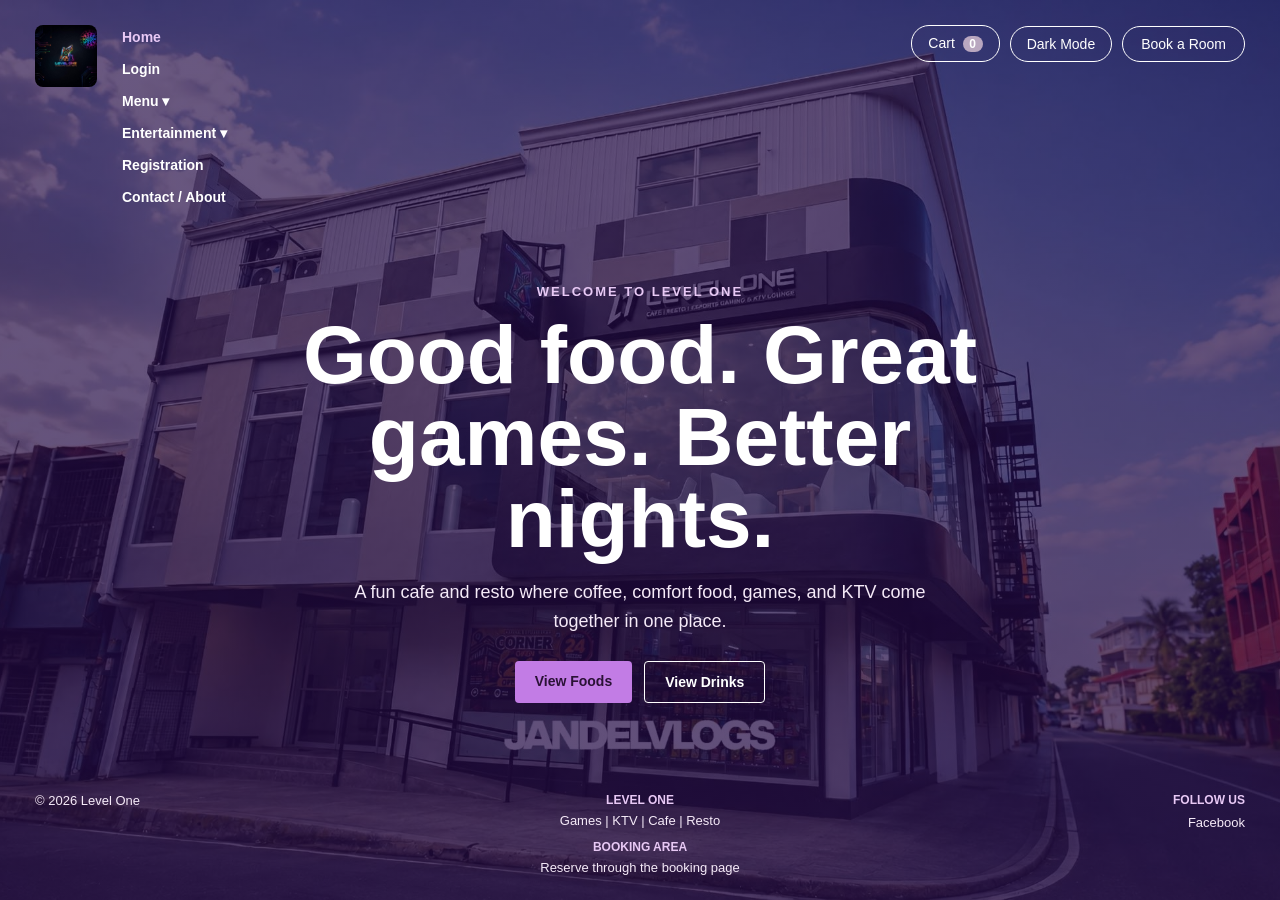
<file: CabutihanFinalsExam/CabutihanMidtermLabExam/index.html>
<!DOCTYPE html>
<html lang="en">
<head>
    <meta charset="UTF-8">
    <meta name="viewport" content="width=device-width, initial-scale=1.0">
    <title>Level One - Games | KTV | Cafe | Resto</title>
    <link rel="stylesheet" href="style.css">
</head>
<body class="home-page">
    <div class="page">

<header class="top">
    <div class="left-nav">
        <a href="index.html" class="logo" title="Home">
            <img src="images/logo.jpg" alt="Level One logo">
        </a>

        <nav class="main-nav" aria-label="Main navigation">
            <a href="index.html" class="active">Home</a>
            <a href="login.html">Login</a>

            <div class="dropdown">
                <button class="dropbtn" type="button">Menu <span>▾</span></button>
                <div class="dropdown-content">
                    <a href="foods.html">Foods</a>
                    <a href="drinks.html">Drinks</a>
                </div>
            </div>

            <div class="dropdown">
                <button class="dropbtn" type="button">Entertainment <span>▾</span></button>
                <div class="dropdown-content">
                    <a href="entertainment.html">KTV &amp; Games</a>
                    <a href="booking.html">Booking Area</a>
                </div>
            </div>

            <a href="registration.html">Registration</a>
            <a href="about.html">Contact / About</a>
        </nav>
    </div>

    <div class="top-right">
        <button type="button" id="cartBtn" class="cart-btn">Cart <span id="cartCount" class="cart-count zero">0</span></button>
        <button type="button" id="themeBtn" class="theme-btn">Dark Mode</button>
        <a href="booking.html" class="signin">Book a Room</a>
    </div>
</header>

<main class="middle" id="home">
    <div class="hero">
        <p class="eyebrow">WELCOME TO LEVEL ONE</p>
        <h1>Good food. Great games. Better nights.</h1>
        <p class="hero-text">
            A fun cafe and resto where coffee, comfort food, games, and KTV come together in one place.
        </p>
        <div class="hero-buttons">
            <a href="foods.html" class="shortcut">View Foods</a>
            <a href="drinks.html" class="shortcut secondary-shortcut">View Drinks</a>
        </div>
    </div>
</main>

<footer class="bottom">
    <div class="bottom-left">
        <p class="copyright">© 2026 Level One</p>
    </div>

    <div class="bottom-middle">
        <h3>Level One</h3>
        <p>Games | KTV | Cafe | Resto</p>
        <h3 class="footer-heading">Booking Area</h3>
        <p><a href="booking.html">Reserve through the booking page</a></p>
    </div>

    <div class="bottom-right">
        <h3>Follow Us</h3>
        <div class="socials">
            <a href="https://www.facebook.com/profile.php?id=61591984691120" target="_blank" rel="noopener">Facebook</a>
        </div>
    </div>
</footer>

    </div>

    <div id="cartOverlay" class="cart-overlay"></div>

    <aside id="cartDrawer" class="cart-drawer" aria-label="Shopping cart">
        <div class="cart-header">
            <h2>Your Cart</h2>
            <button type="button" id="closeCartBtn" class="close-btn" aria-label="Close cart">&times;</button>
        </div>

        <ul id="cartItems" class="cart-items"></ul>

        <div class="cart-footer">
            <p class="cart-total">Total: <strong id="cartTotal">₱0.00</strong></p>
            <button type="button" id="checkoutBtn" class="btn">Checkout</button>
            <button type="button" id="clearCartBtn" class="btn secondary-btn">Clear Cart</button>
        </div>
    </aside>

    <script src="script.js"></script>
</body>
</html>
</file>
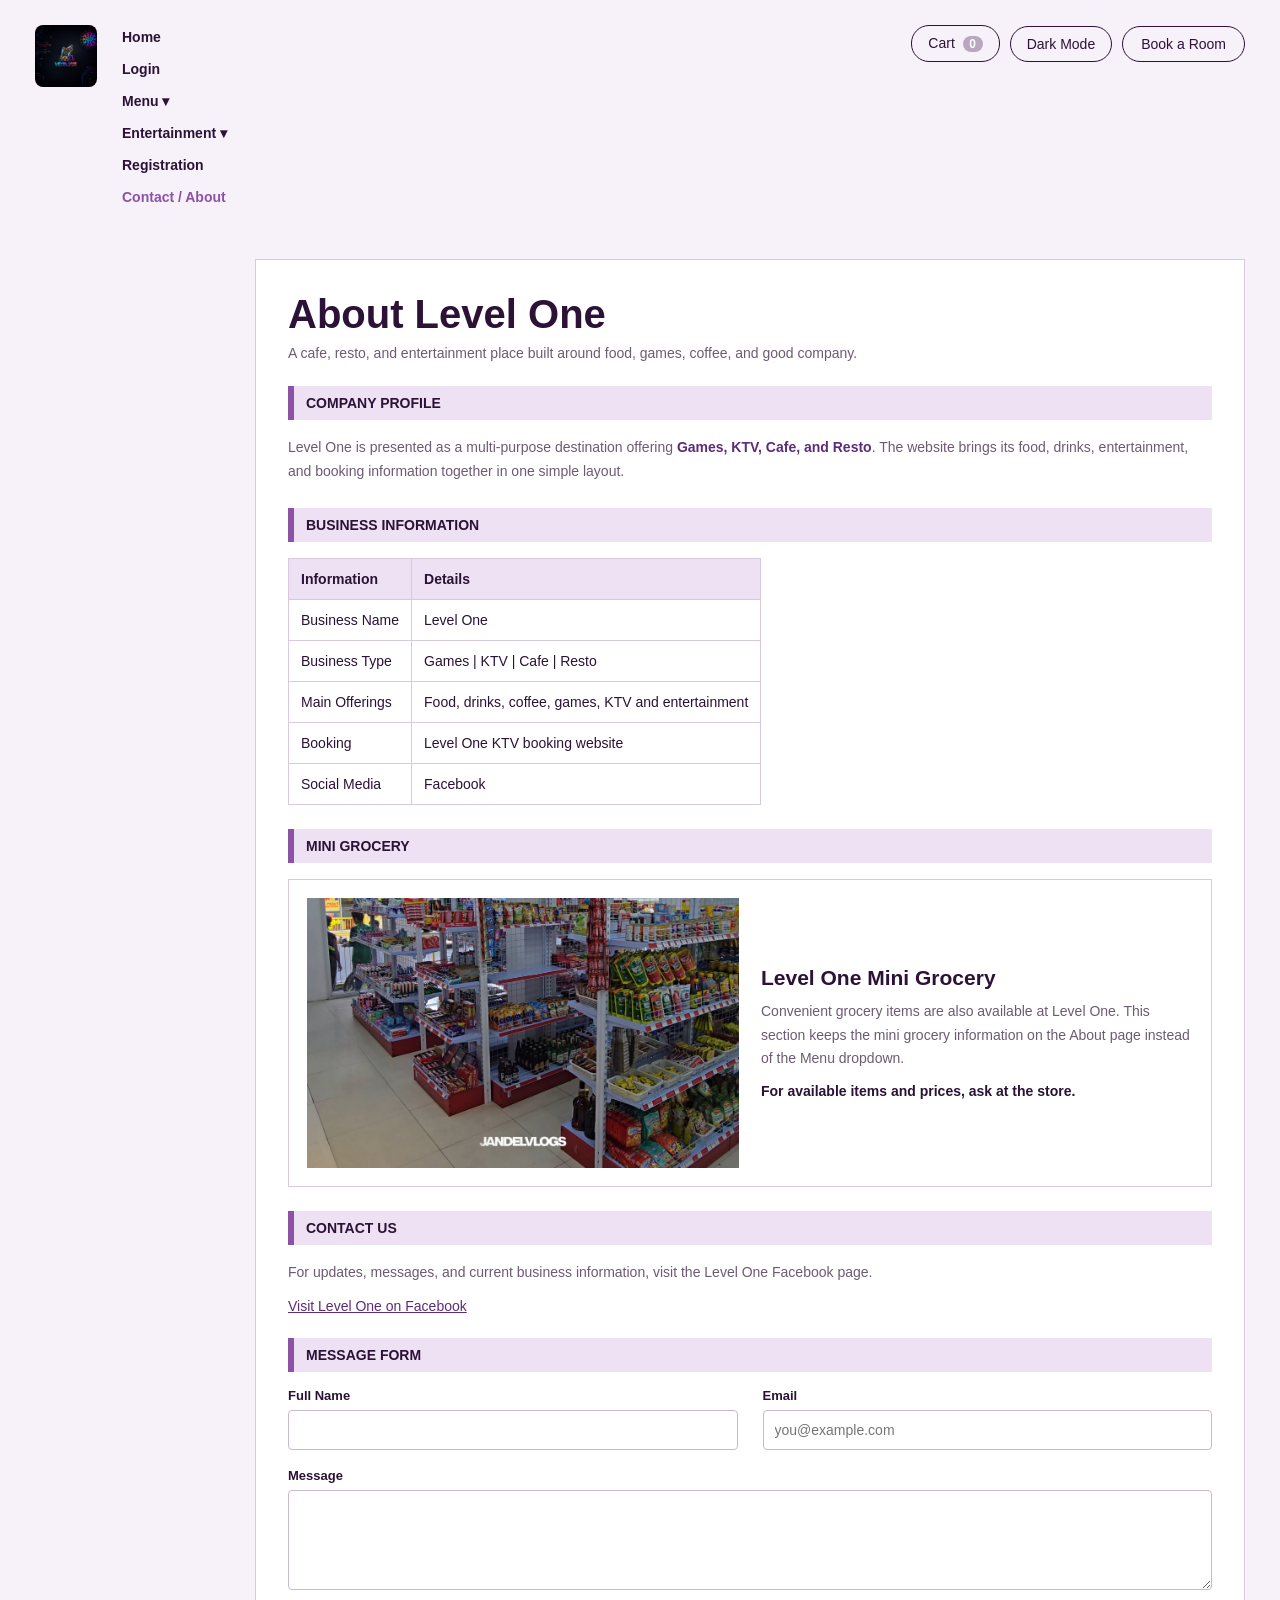
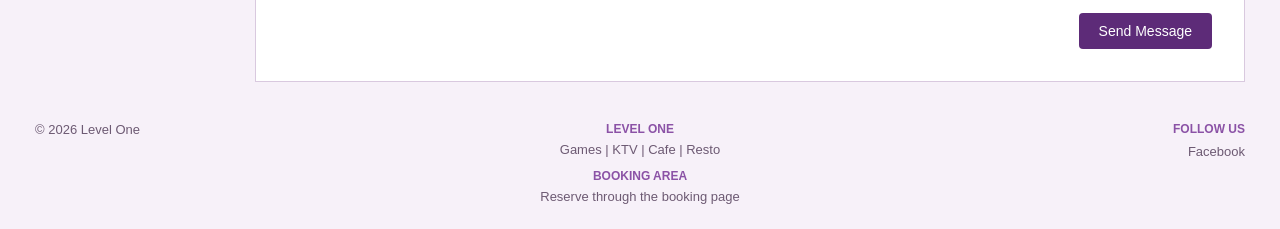
<file: CabutihanFinalsExam/CabutihanMidtermLabExam/about.html>
<!DOCTYPE html>
<html lang="en">
<head>
    <meta charset="UTF-8">
    <meta name="viewport" content="width=device-width, initial-scale=1.0">
    <title>Contact & About - Level One</title>
    <link rel="stylesheet" href="style.css">
</head>
<body>
    <div class="page">

<header class="top">
    <div class="left-nav">
        <a href="index.html" class="logo" title="Home">
            <img src="images/logo.jpg" alt="Level One logo">
        </a>

        <nav class="main-nav" aria-label="Main navigation">
            <a href="index.html">Home</a>
            <a href="login.html">Login</a>

            <div class="dropdown">
                <button class="dropbtn" type="button">Menu <span>▾</span></button>
                <div class="dropdown-content">
                    <a href="foods.html">Foods</a>
                    <a href="drinks.html">Drinks</a>
                </div>
            </div>

            <div class="dropdown">
                <button class="dropbtn" type="button">Entertainment <span>▾</span></button>
                <div class="dropdown-content">
                    <a href="entertainment.html">KTV &amp; Games</a>
                    <a href="booking.html">Booking Area</a>
                </div>
            </div>

            <a href="registration.html">Registration</a>
            <a href="about.html" class="active">Contact / About</a>
        </nav>
    </div>

    <div class="top-right">
        <button type="button" id="cartBtn" class="cart-btn">Cart <span id="cartCount" class="cart-count zero">0</span></button>
        <button type="button" id="themeBtn" class="theme-btn">Dark Mode</button>
        <a href="booking.html" class="signin">Book a Room</a>
    </div>
</header>

<main class="content">
    <h1>About Level One</h1>
    <p class="subtitle">A cafe, resto, and entertainment place built around food, games, coffee, and good company.</p>

    <div class="section-title">Company Profile</div>
    <p class="story-text">
        Level One is presented as a multi-purpose destination offering
        <span class="highlight">Games, KTV, Cafe, and Resto</span>.
        The website brings its food, drinks, entertainment, and booking information together in one simple layout.
    </p>

    <div class="section-title">Business Information</div>

    <table>
        <tr><th>Information</th><th>Details</th></tr>
        <tr><td>Business Name</td><td>Level One</td></tr>
        <tr><td>Business Type</td><td>Games | KTV | Cafe | Resto</td></tr>
        <tr><td>Main Offerings</td><td>Food, drinks, coffee, games, KTV and entertainment</td></tr>
        <tr><td>Booking</td><td>Level One KTV booking website</td></tr>
        <tr><td>Social Media</td><td>Facebook</td></tr>
    </table>

    <div class="section-title">Mini Grocery</div>

    <section class="grocery-box">
        <img src="images/mini-grocery.jpg" alt="Level One mini grocery">
        <div>
            <h2>Level One Mini Grocery</h2>
            <p class="story-text">
                Convenient grocery items are also available at Level One. This section keeps the mini grocery information on the About page instead of the Menu dropdown.
            </p>
            <p><strong>For available items and prices, ask at the store.</strong></p>
        </div>
    </section>

    <div class="section-title">Contact Us</div>
    <p class="contact-details">
        For updates, messages, and current business information, visit the Level One Facebook page.
    </p>
    <p class="social-line">
        <a href="https://www.facebook.com/profile.php?id=61591984691120" target="_blank" rel="noopener">Visit Level One on Facebook</a>
    </p>

    <div class="section-title">Message Form</div>

    <form action="index.html" method="get" class="contact-form" novalidate data-validate="contact">
        <div class="form-grid">
            <div class="field">
                <label for="name">Full Name</label>
                <input id="name" name="name" type="text" autocomplete="name">
            </div>
            <div class="field">
                <label for="email">Email</label>
                <input id="email" name="email" type="email" autocomplete="email" placeholder="you@example.com">
            </div>
            <div class="field full">
                <label for="message">Message</label>
                <textarea id="message" name="message"></textarea>
            </div>
        </div>
        <div class="form-actions">
            <button class="btn" type="submit">Send Message</button>
        </div>
    </form>
</main>

<footer class="bottom">
    <div class="bottom-left">
        <p class="copyright">© 2026 Level One</p>
    </div>

    <div class="bottom-middle">
        <h3>Level One</h3>
        <p>Games | KTV | Cafe | Resto</p>
        <h3 class="footer-heading">Booking Area</h3>
        <p><a href="booking.html">Reserve through the booking page</a></p>
    </div>

    <div class="bottom-right">
        <h3>Follow Us</h3>
        <div class="socials">
            <a href="https://www.facebook.com/profile.php?id=61591984691120" target="_blank" rel="noopener">Facebook</a>
        </div>
    </div>
</footer>

    </div>

    <div id="cartOverlay" class="cart-overlay"></div>

    <aside id="cartDrawer" class="cart-drawer" aria-label="Shopping cart">
        <div class="cart-header">
            <h2>Your Cart</h2>
            <button type="button" id="closeCartBtn" class="close-btn" aria-label="Close cart">&times;</button>
        </div>

        <ul id="cartItems" class="cart-items"></ul>

        <div class="cart-footer">
            <p class="cart-total">Total: <strong id="cartTotal">₱0.00</strong></p>
            <button type="button" id="checkoutBtn" class="btn">Checkout</button>
            <button type="button" id="clearCartBtn" class="btn secondary-btn">Clear Cart</button>
        </div>
    </aside>

    <script src="script.js"></script>
</body>
</html>
</file>
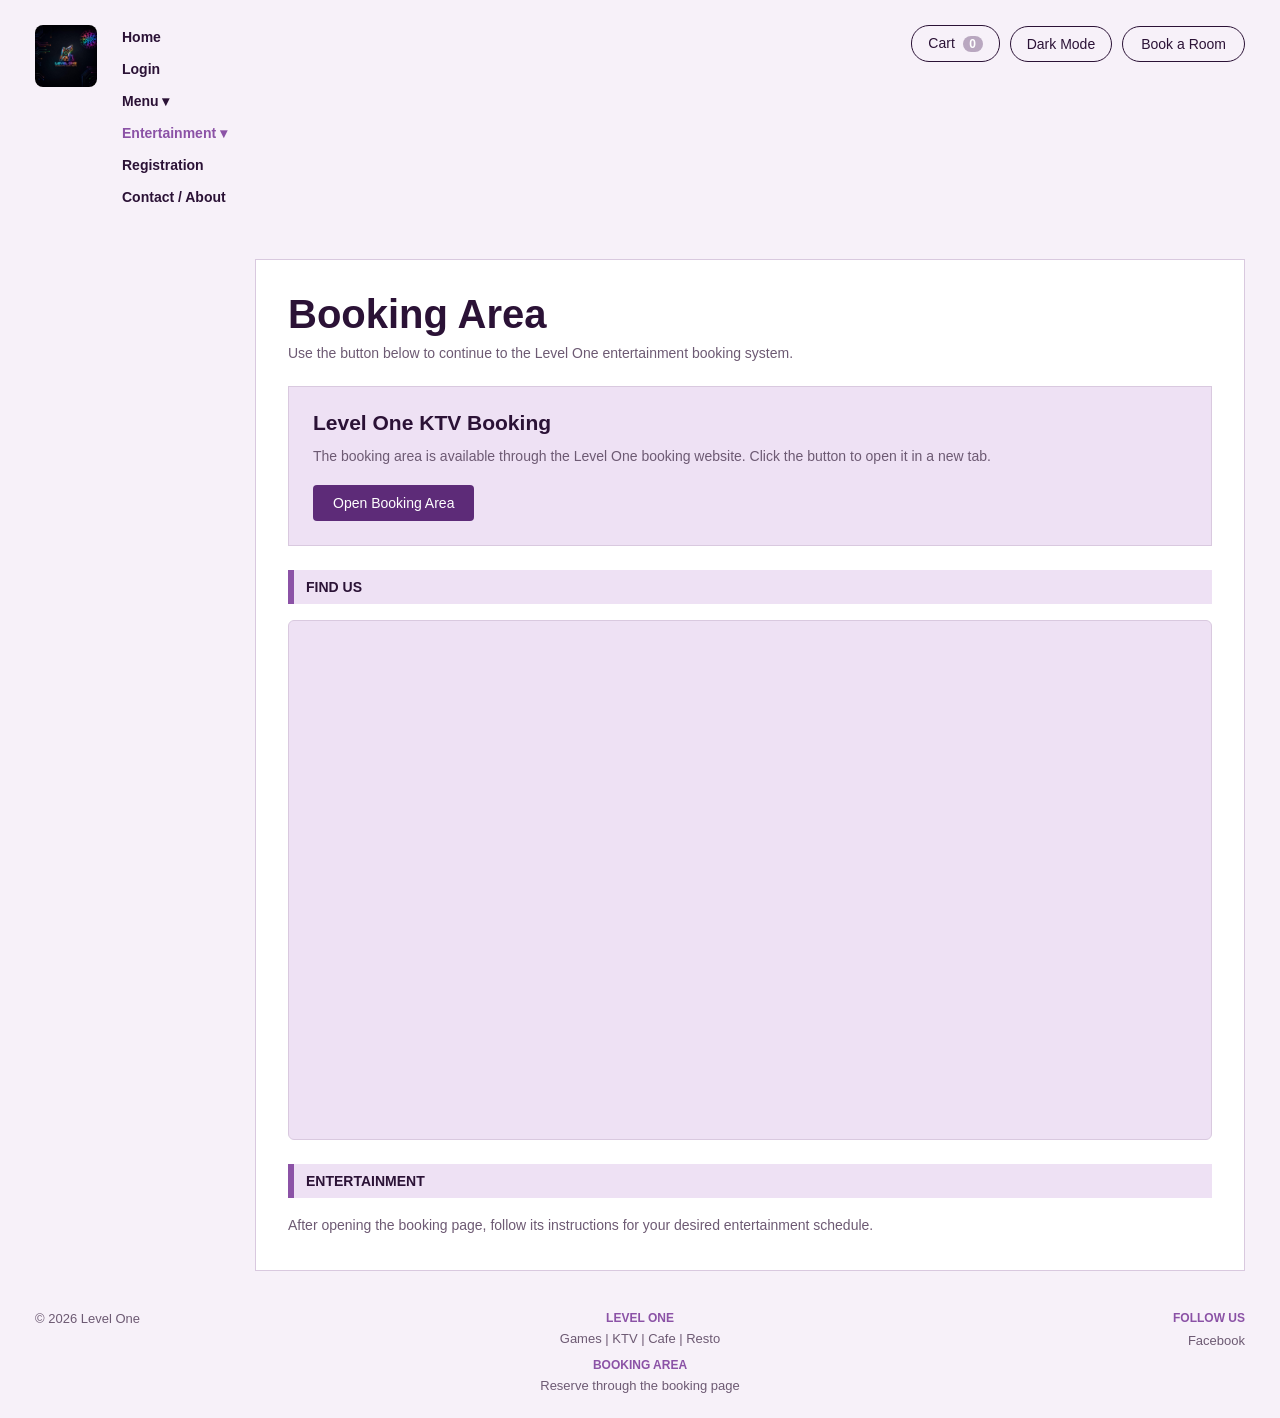
<file: CabutihanFinalsExam/CabutihanMidtermLabExam/booking.html>
<!DOCTYPE html>
<html lang="en">
<head>
    <meta charset="UTF-8">
    <meta name="viewport" content="width=device-width, initial-scale=1.0">
    <title>Booking Area - Level One</title>
    <link rel="stylesheet" href="style.css">
</head>
<body>
    <div class="page">

<header class="top">
    <div class="left-nav">
        <a href="index.html" class="logo" title="Home">
            <img src="images/logo.jpg" alt="Level One logo">
        </a>

        <nav class="main-nav" aria-label="Main navigation">
            <a href="index.html">Home</a>
            <a href="login.html">Login</a>

            <div class="dropdown">
                <button class="dropbtn" type="button">Menu <span>▾</span></button>
                <div class="dropdown-content">
                    <a href="foods.html">Foods</a>
                    <a href="drinks.html">Drinks</a>
                </div>
            </div>

            <div class="dropdown">
                <button class="dropbtn active" type="button">Entertainment <span>▾</span></button>
                <div class="dropdown-content">
                    <a href="entertainment.html">KTV &amp; Games</a>
                    <a href="booking.html">Booking Area</a>
                </div>
            </div>

            <a href="registration.html">Registration</a>
            <a href="about.html">Contact / About</a>
        </nav>
    </div>

    <div class="top-right">
        <button type="button" id="cartBtn" class="cart-btn">Cart <span id="cartCount" class="cart-count zero">0</span></button>
        <button type="button" id="themeBtn" class="theme-btn">Dark Mode</button>
        <a href="booking.html" class="signin">Book a Room</a>
    </div>
</header>

<main class="content">
    <h1>Booking Area</h1>
    <p class="subtitle">Use the button below to continue to the Level One entertainment booking system.</p>

    <div class="booking-box">
        <h2>Level One KTV Booking</h2>
        <p>
            The booking area is available through the Level One booking website.
            Click the button to open it in a new tab.
        </p>
        <a class="btn" href="https://levelone-ktv-production.up.railway.app/" target="_blank" rel="noopener">Open Booking Area</a>
    </div>

    <div class="section-title">Find Us</div>
    <div class="map-wrap">
        <iframe
            title="Map showing the Level One location"
            src="https://www.google.com/maps/embed?pb=!1m18!1m12!1m3!1d4764.801731775396!2d121.61174907509428!3d13.937944386473722!2m3!1f0!2f0!3f0!3m2!1i1024!2i768!4f13.1!3m3!1m2!1s0x33bd4bc9962a65e5%3A0xd9a13ded02b41d32!2sLevelOne%20Lucena!5e1!3m2!1sen!2sph!4v1794169179722!5m2!1sen!2sph"
            style="border:0;"
            allowfullscreen=""
            loading="lazy"
            referrerpolicy="strict-origin-when-cross-origin"></iframe>
    </div>

    <div class="section-title">Entertainment</div>
    <p class="story-text">After opening the booking page, follow its instructions for your desired entertainment schedule.</p>
</main>

<footer class="bottom">
    <div class="bottom-left">
        <p class="copyright">© 2026 Level One</p>
    </div>

    <div class="bottom-middle">
        <h3>Level One</h3>
        <p>Games | KTV | Cafe | Resto</p>
        <h3 class="footer-heading">Booking Area</h3>
        <p><a href="booking.html">Reserve through the booking page</a></p>
    </div>

    <div class="bottom-right">
        <h3>Follow Us</h3>
        <div class="socials">
            <a href="https://www.facebook.com/profile.php?id=61591984691120" target="_blank" rel="noopener">Facebook</a>
        </div>
    </div>
</footer>

    </div>

    <div id="cartOverlay" class="cart-overlay"></div>

    <aside id="cartDrawer" class="cart-drawer" aria-label="Shopping cart">
        <div class="cart-header">
            <h2>Your Cart</h2>
            <button type="button" id="closeCartBtn" class="close-btn" aria-label="Close cart">&times;</button>
        </div>

        <ul id="cartItems" class="cart-items"></ul>

        <div class="cart-footer">
            <p class="cart-total">Total: <strong id="cartTotal">₱0.00</strong></p>
            <button type="button" id="checkoutBtn" class="btn">Checkout</button>
            <button type="button" id="clearCartBtn" class="btn secondary-btn">Clear Cart</button>
        </div>
    </aside>

    <script src="script.js"></script>
</body>
</html>
</file>
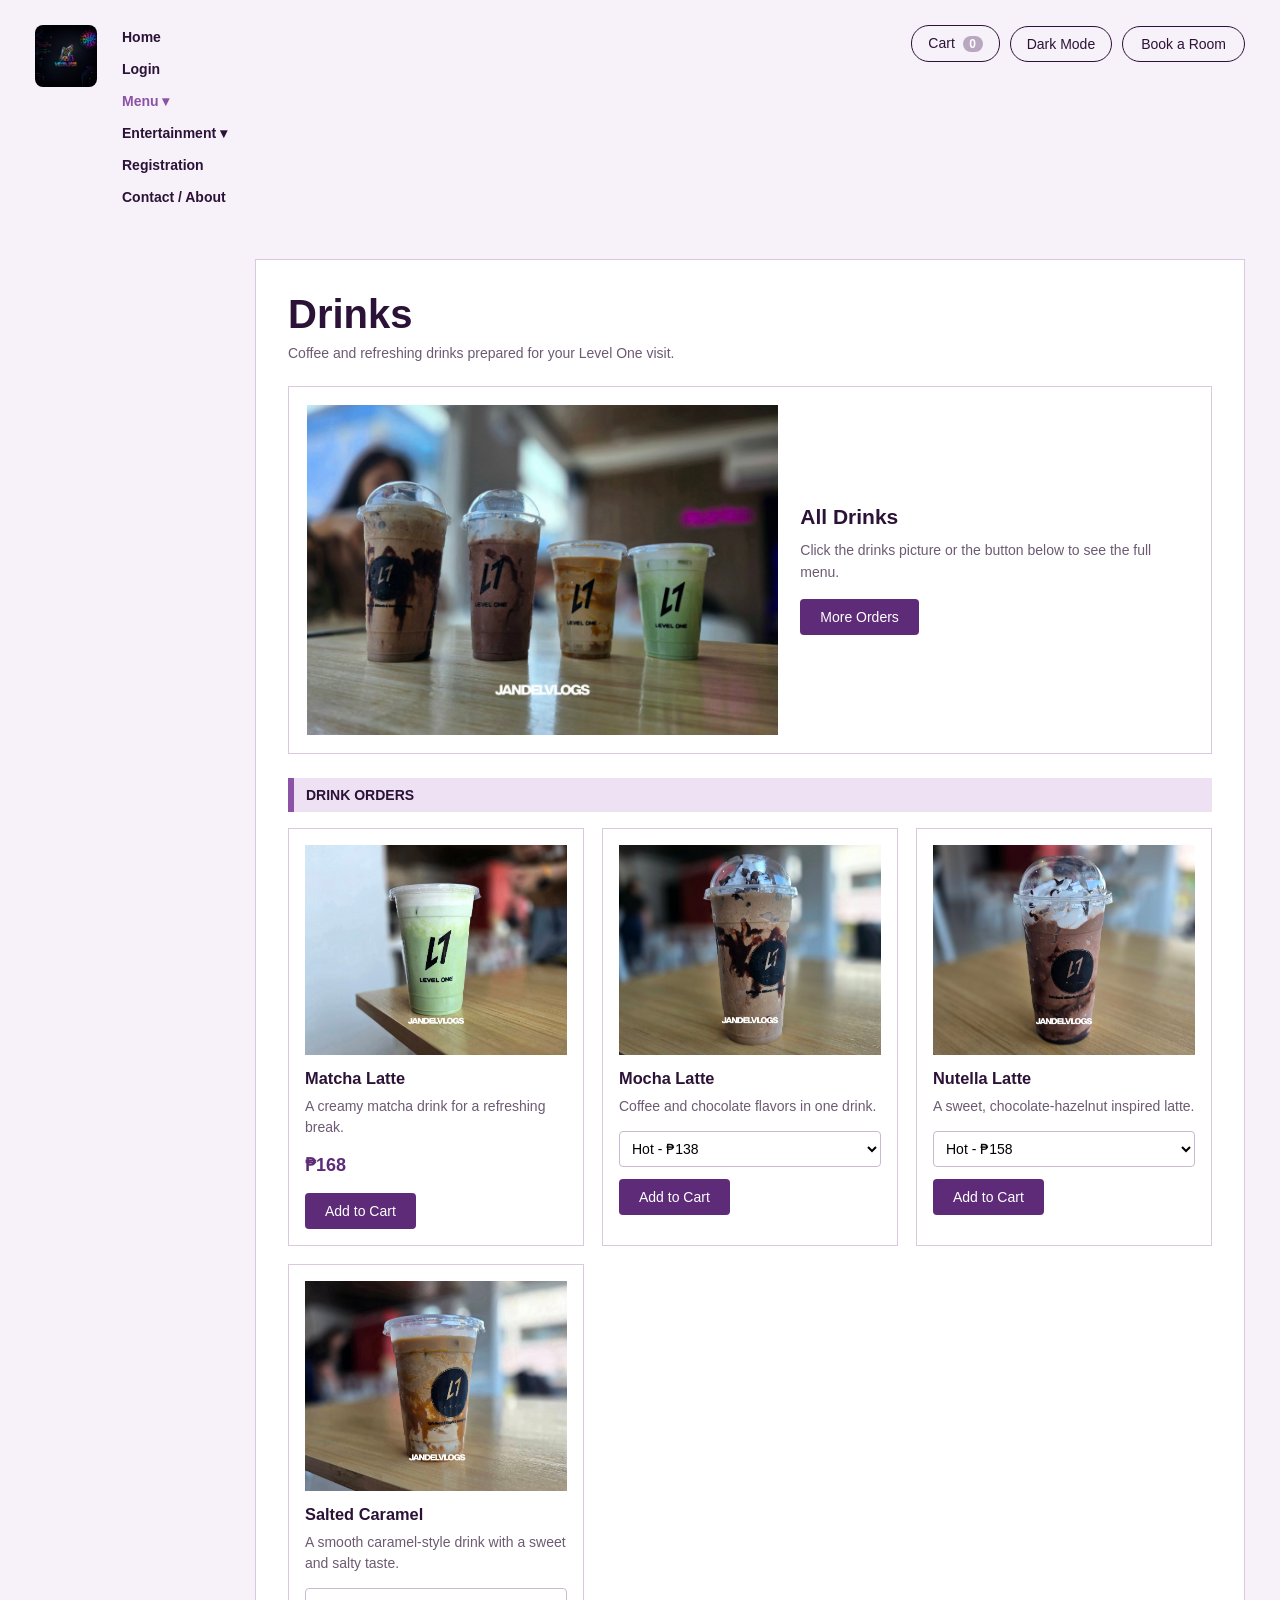
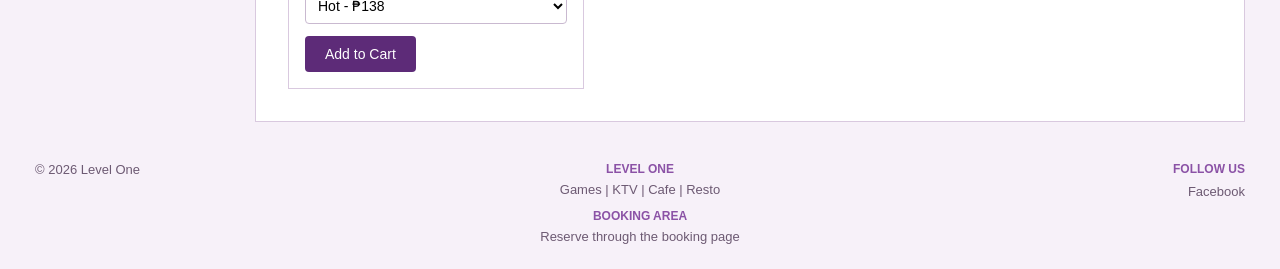
<file: CabutihanFinalsExam/CabutihanMidtermLabExam/drinks.html>
<!DOCTYPE html>
<html lang="en">
<head>
    <meta charset="UTF-8">
    <meta name="viewport" content="width=device-width, initial-scale=1.0">
    <title>Drinks - Level One</title>
    <link rel="stylesheet" href="style.css">
</head>
<body>
    <div class="page">

<header class="top">
    <div class="left-nav">
        <a href="index.html" class="logo" title="Home">
            <img src="images/logo.jpg" alt="Level One logo">
        </a>

        <nav class="main-nav" aria-label="Main navigation">
            <a href="index.html">Home</a>
            <a href="login.html">Login</a>

            <div class="dropdown">
                <button class="dropbtn active" type="button">Menu <span>▾</span></button>
                <div class="dropdown-content">
                    <a href="foods.html">Foods</a>
                    <a href="drinks.html">Drinks</a>
                </div>
            </div>

            <div class="dropdown">
                <button class="dropbtn" type="button">Entertainment <span>▾</span></button>
                <div class="dropdown-content">
                    <a href="entertainment.html">KTV &amp; Games</a>
                    <a href="booking.html">Booking Area</a>
                </div>
            </div>

            <a href="registration.html">Registration</a>
            <a href="about.html">Contact / About</a>
        </nav>
    </div>

    <div class="top-right">
        <button type="button" id="cartBtn" class="cart-btn">Cart <span id="cartCount" class="cart-count zero">0</span></button>
        <button type="button" id="themeBtn" class="theme-btn">Dark Mode</button>
        <a href="booking.html" class="signin">Book a Room</a>
    </div>
</header>

<main class="content">
    <h1>Drinks</h1>
    <p class="subtitle">Coffee and refreshing drinks prepared for your Level One visit.</p>

    <section class="featured-menu">
        <a href="menus.html" class="menu-image-link">
            <img src="images/all of drinks.jpg" alt="All Level One drinks">
        </a>
        <div class="featured-menu-text">
            <h2>All Drinks</h2>
            <p>Click the drinks picture or the button below to see the full menu.</p>
            <a href="menus.html" class="btn">More Orders</a>
        </div>
    </section>

    <div class="section-title">Drink Orders</div>

    <div class="cards">
        <article class="card product-card">
            <img class="product-img" src="images/matcha latte.jpg" alt="Matcha Latte">
            <h3>Matcha Latte</h3>
            <p>A creamy matcha drink for a refreshing break.</p>
            <p class="price">₱168</p>
            <button type="button" class="btn small-btn add-btn" data-name="Matcha Latte" data-price="168" data-image="images/matcha latte.jpg">Add to Cart</button>
        </article>
        <article class="card product-card">
            <img class="product-img" src="images/mocha latte.jpg" alt="Mocha Latte">
            <h3>Mocha Latte</h3>
            <p>Coffee and chocolate flavors in one drink.</p>
            <select class="drink-type" aria-label="Hot or iced">
                <option value="138" data-label="Hot">Hot - ₱138</option>
                <option value="148" data-label="Iced">Iced - ₱148</option>
            </select>
            <button type="button" class="btn small-btn add-btn" data-name="Mocha Latte" data-price="138" data-image="images/mocha latte.jpg">Add to Cart</button>
        </article>
        <article class="card product-card">
            <img class="product-img" src="images/nutella latte.jpg" alt="Nutella Latte">
            <h3>Nutella Latte</h3>
            <p>A sweet, chocolate-hazelnut inspired latte.</p>
            <select class="drink-type" aria-label="Hot or iced">
                <option value="158" data-label="Hot">Hot - ₱158</option>
                <option value="168" data-label="Iced">Iced - ₱168</option>
            </select>
            <button type="button" class="btn small-btn add-btn" data-name="Nutella Latte" data-price="158" data-image="images/nutella latte.jpg">Add to Cart</button>
        </article>
        <article class="card product-card">
            <img class="product-img" src="images/salted caramel.jpg" alt="Salted Caramel">
            <h3>Salted Caramel</h3>
            <p>A smooth caramel-style drink with a sweet and salty taste.</p>
            <select class="drink-type" aria-label="Hot or iced">
                <option value="138" data-label="Hot">Hot - ₱138</option>
                <option value="148" data-label="Iced">Iced - ₱148</option>
            </select>
            <button type="button" class="btn small-btn add-btn" data-name="Salted Caramel" data-price="138" data-image="images/salted caramel.jpg">Add to Cart</button>
        </article>
    </div>
</main>

<footer class="bottom">
    <div class="bottom-left">
        <p class="copyright">© 2026 Level One</p>
    </div>

    <div class="bottom-middle">
        <h3>Level One</h3>
        <p>Games | KTV | Cafe | Resto</p>
        <h3 class="footer-heading">Booking Area</h3>
        <p><a href="booking.html">Reserve through the booking page</a></p>
    </div>

    <div class="bottom-right">
        <h3>Follow Us</h3>
        <div class="socials">
            <a href="https://www.facebook.com/profile.php?id=61591984691120" target="_blank" rel="noopener">Facebook</a>
        </div>
    </div>
</footer>

    </div>

    <div id="cartOverlay" class="cart-overlay"></div>

    <aside id="cartDrawer" class="cart-drawer" aria-label="Shopping cart">
        <div class="cart-header">
            <h2>Your Cart</h2>
            <button type="button" id="closeCartBtn" class="close-btn" aria-label="Close cart">&times;</button>
        </div>

        <ul id="cartItems" class="cart-items"></ul>

        <div class="cart-footer">
            <p class="cart-total">Total: <strong id="cartTotal">₱0.00</strong></p>
            <button type="button" id="checkoutBtn" class="btn">Checkout</button>
            <button type="button" id="clearCartBtn" class="btn secondary-btn">Clear Cart</button>
        </div>
    </aside>

    <script src="script.js"></script>
</body>
</html>
</file>
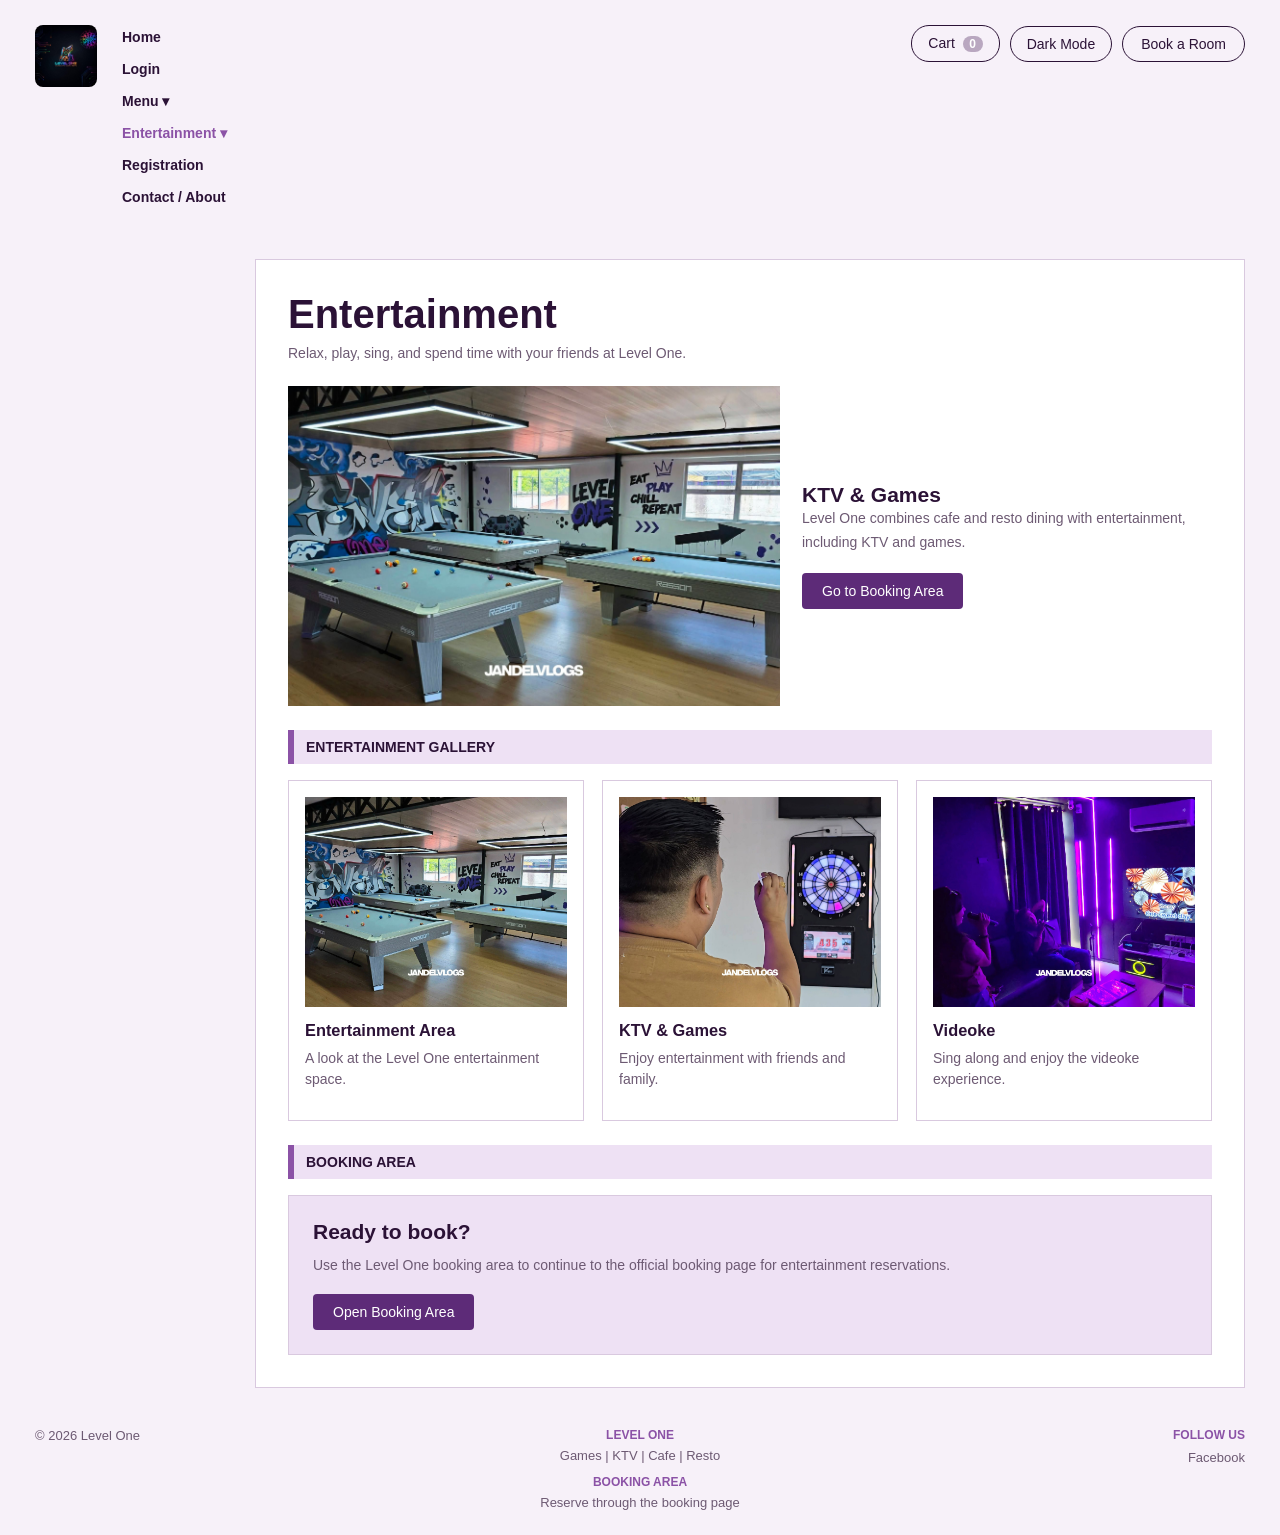
<file: CabutihanFinalsExam/CabutihanMidtermLabExam/entertainment.html>
<!DOCTYPE html>
<html lang="en">
<head>
    <meta charset="UTF-8">
    <meta name="viewport" content="width=device-width, initial-scale=1.0">
    <title>Entertainment - Level One</title>
    <link rel="stylesheet" href="style.css">
</head>
<body>
    <div class="page">

<header class="top">
    <div class="left-nav">
        <a href="index.html" class="logo" title="Home">
            <img src="images/logo.jpg" alt="Level One logo">
        </a>

        <nav class="main-nav" aria-label="Main navigation">
            <a href="index.html">Home</a>
            <a href="login.html">Login</a>

            <div class="dropdown">
                <button class="dropbtn" type="button">Menu <span>▾</span></button>
                <div class="dropdown-content">
                    <a href="foods.html">Foods</a>
                    <a href="drinks.html">Drinks</a>
                </div>
            </div>

            <div class="dropdown">
                <button class="dropbtn active" type="button">Entertainment <span>▾</span></button>
                <div class="dropdown-content">
                    <a href="entertainment.html">KTV &amp; Games</a>
                    <a href="booking.html">Booking Area</a>
                </div>
            </div>

            <a href="registration.html">Registration</a>
            <a href="about.html">Contact / About</a>
        </nav>
    </div>

    <div class="top-right">
        <button type="button" id="cartBtn" class="cart-btn">Cart <span id="cartCount" class="cart-count zero">0</span></button>
        <button type="button" id="themeBtn" class="theme-btn">Dark Mode</button>
        <a href="booking.html" class="signin">Book a Room</a>
    </div>
</header>

<main class="content">
    <h1>Entertainment</h1>
    <p class="subtitle">Relax, play, sing, and spend time with your friends at Level One.</p>

    <div class="entertainment-hero">
        <img src="images/enterntainment1.jpg" alt="Level One entertainment area">
        <div>
            <h2>KTV &amp; Games</h2>
            <p class="story-text">Level One combines cafe and resto dining with entertainment, including KTV and games.</p>
            <a class="btn top-gap" href="booking.html">Go to Booking Area</a>
        </div>
    </div>

    <div class="section-title">Entertainment Gallery</div>

    <div class="cards">
        <article class="card">
            <img class="product-img" src="images/enterntainment1.jpg" alt="Level One entertainment room">
            <h3>Entertainment Area</h3>
            <p>A look at the Level One entertainment space.</p>
        </article>
        <article class="card">
            <img class="product-img" src="images/enterntainment2.jpg" alt="Level One entertainment setup">
            <h3>KTV &amp; Games</h3>
            <p>Enjoy entertainment with friends and family.</p>
        </article>
        <article class="card">
            <img class="product-img" src="images/videoke.jpg" alt="Level One videoke">
            <h3>Videoke</h3>
            <p>Sing along and enjoy the videoke experience.</p>
        </article>
    </div>

    <div class="section-title">Booking Area</div>

    <div class="booking-box">
        <h2>Ready to book?</h2>
        <p>Use the Level One booking area to continue to the official booking page for entertainment reservations.</p>
        <a class="btn" href="https://levelone-ktv-production.up.railway.app/" target="_blank" rel="noopener">Open Booking Area</a>
    </div>
</main>

<footer class="bottom">
    <div class="bottom-left">
        <p class="copyright">© 2026 Level One</p>
    </div>

    <div class="bottom-middle">
        <h3>Level One</h3>
        <p>Games | KTV | Cafe | Resto</p>
        <h3 class="footer-heading">Booking Area</h3>
        <p><a href="booking.html">Reserve through the booking page</a></p>
    </div>

    <div class="bottom-right">
        <h3>Follow Us</h3>
        <div class="socials">
            <a href="https://www.facebook.com/profile.php?id=61591984691120" target="_blank" rel="noopener">Facebook</a>
        </div>
    </div>
</footer>

    </div>

    <div id="cartOverlay" class="cart-overlay"></div>

    <aside id="cartDrawer" class="cart-drawer" aria-label="Shopping cart">
        <div class="cart-header">
            <h2>Your Cart</h2>
            <button type="button" id="closeCartBtn" class="close-btn" aria-label="Close cart">&times;</button>
        </div>

        <ul id="cartItems" class="cart-items"></ul>

        <div class="cart-footer">
            <p class="cart-total">Total: <strong id="cartTotal">₱0.00</strong></p>
            <button type="button" id="checkoutBtn" class="btn">Checkout</button>
            <button type="button" id="clearCartBtn" class="btn secondary-btn">Clear Cart</button>
        </div>
    </aside>

    <script src="script.js"></script>
</body>
</html>
</file>
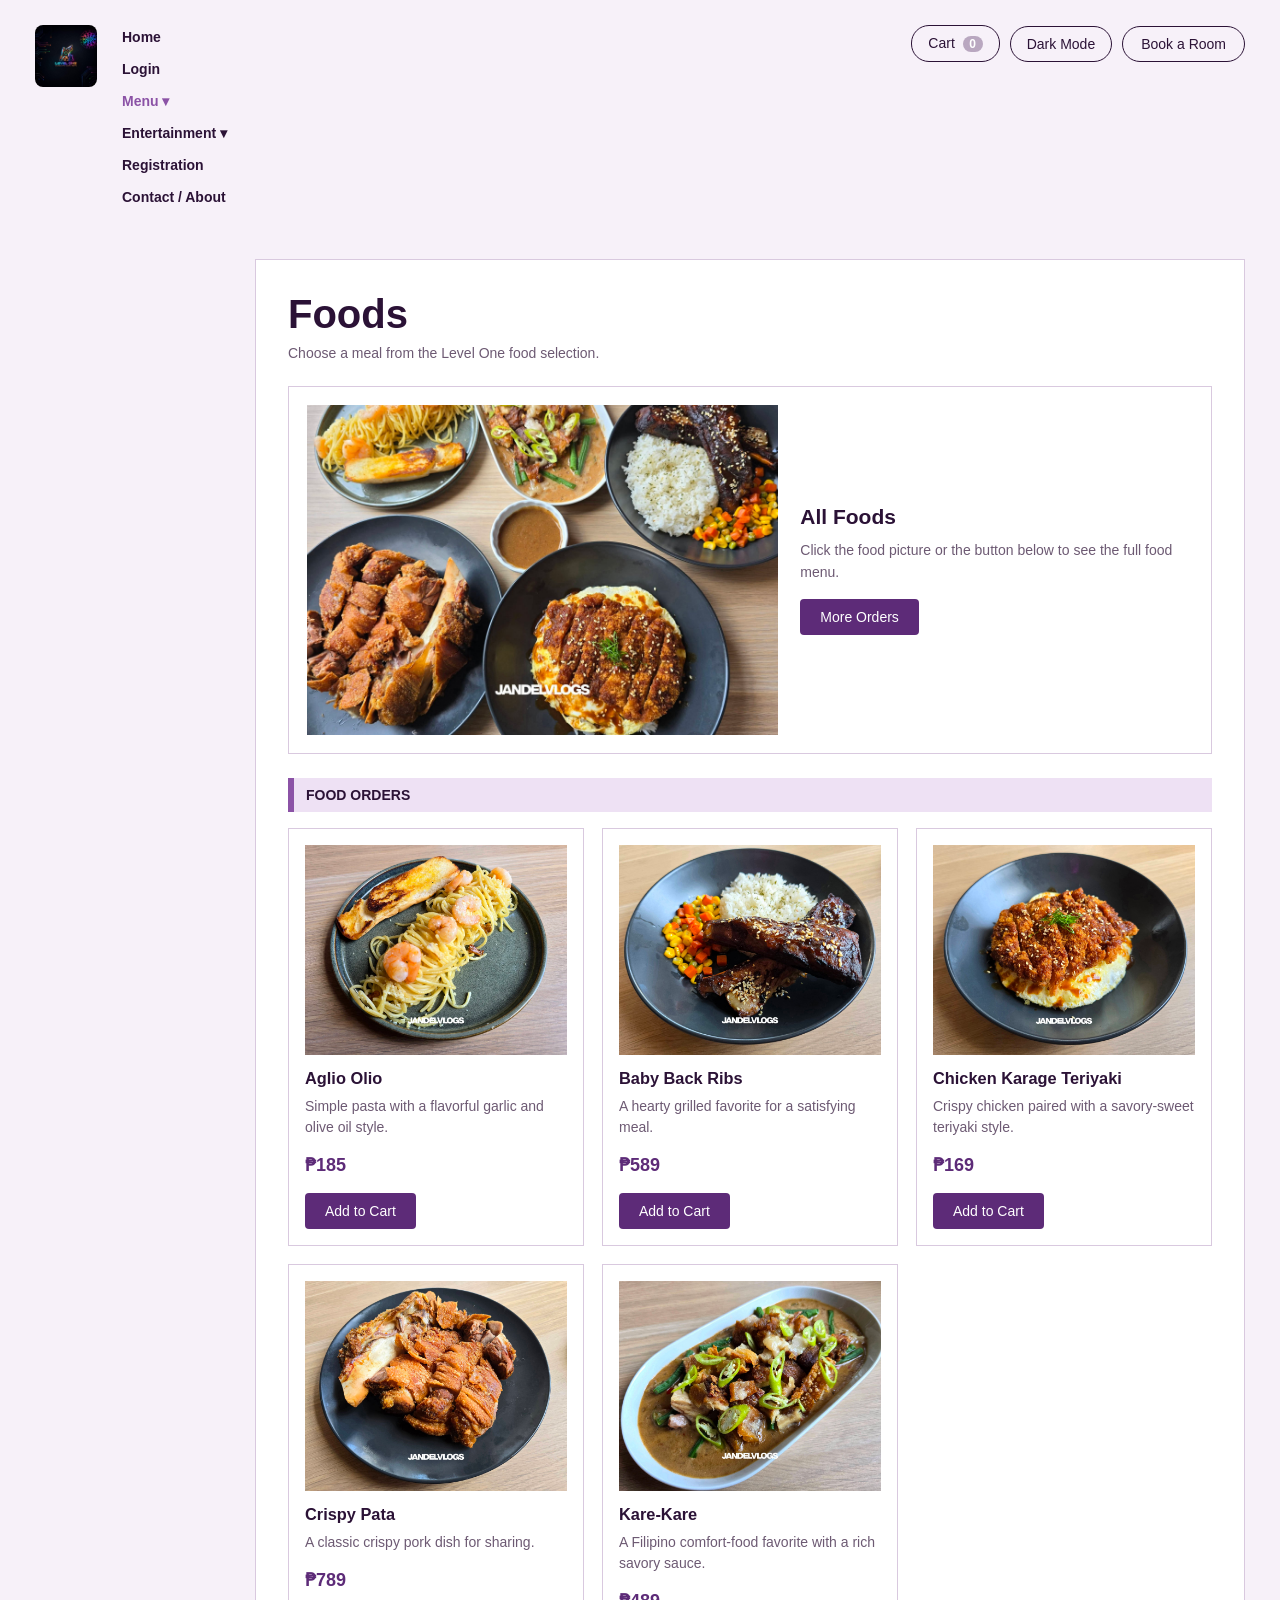
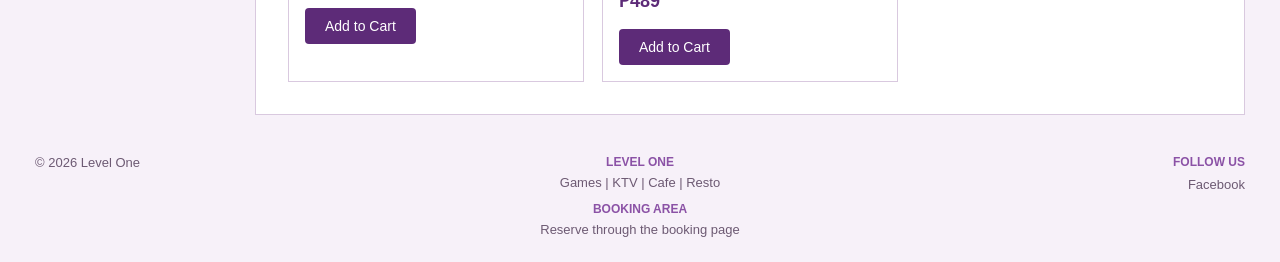
<file: CabutihanFinalsExam/CabutihanMidtermLabExam/foods.html>
<!DOCTYPE html>
<html lang="en">
<head>
    <meta charset="UTF-8">
    <meta name="viewport" content="width=device-width, initial-scale=1.0">
    <title>Foods - Level One</title>
    <link rel="stylesheet" href="style.css">
</head>
<body>
    <div class="page">

<header class="top">
    <div class="left-nav">
        <a href="index.html" class="logo" title="Home">
            <img src="images/logo.jpg" alt="Level One logo">
        </a>

        <nav class="main-nav" aria-label="Main navigation">
            <a href="index.html">Home</a>
            <a href="login.html">Login</a>

            <div class="dropdown">
                <button class="dropbtn active" type="button">Menu <span>▾</span></button>
                <div class="dropdown-content">
                    <a href="foods.html">Foods</a>
                    <a href="drinks.html">Drinks</a>
                </div>
            </div>

            <div class="dropdown">
                <button class="dropbtn" type="button">Entertainment <span>▾</span></button>
                <div class="dropdown-content">
                    <a href="entertainment.html">KTV &amp; Games</a>
                    <a href="booking.html">Booking Area</a>
                </div>
            </div>

            <a href="registration.html">Registration</a>
            <a href="about.html">Contact / About</a>
        </nav>
    </div>

    <div class="top-right">
        <button type="button" id="cartBtn" class="cart-btn">Cart <span id="cartCount" class="cart-count zero">0</span></button>
        <button type="button" id="themeBtn" class="theme-btn">Dark Mode</button>
        <a href="booking.html" class="signin">Book a Room</a>
    </div>
</header>

<main class="content">
    <h1>Foods</h1>
    <p class="subtitle">Choose a meal from the Level One food selection.</p>

    <section class="featured-menu">
        <a href="menus.html" class="menu-image-link">
            <img src="images/all of foods.jpg" alt="All Level One foods">
        </a>
        <div class="featured-menu-text">
            <h2>All Foods</h2>
            <p>Click the food picture or the button below to see the full food menu.</p>
            <a href="menus.html" class="btn">More Orders</a>
        </div>
    </section>

    <div class="section-title">Food Orders</div>

    <div class="cards">
        <article class="card product-card">
            <img class="product-img" src="images/aglio olio.jpg" alt="Aglio Olio">
            <h3>Aglio Olio</h3>
            <p>Simple pasta with a flavorful garlic and olive oil style.</p>
            <p class="price">₱185</p>
            <button type="button" class="btn small-btn add-btn" data-name="Aglio Olio" data-price="185" data-image="images/aglio olio.jpg">Add to Cart</button>
        </article>
        <article class="card product-card">
            <img class="product-img" src="images/baby back ribs.jpg" alt="Baby Back Ribs">
            <h3>Baby Back Ribs</h3>
            <p>A hearty grilled favorite for a satisfying meal.</p>
            <p class="price">₱589</p>
            <button type="button" class="btn small-btn add-btn" data-name="Baby Back Ribs" data-price="589" data-image="images/baby back ribs.jpg">Add to Cart</button>
        </article>
        <article class="card product-card">
            <img class="product-img" src="images/chicken karage teriyaki.jpg" alt="Chicken Karage Teriyaki">
            <h3>Chicken Karage Teriyaki</h3>
            <p>Crispy chicken paired with a savory-sweet teriyaki style.</p>
            <p class="price">₱169</p>
            <button type="button" class="btn small-btn add-btn" data-name="Chicken Karage Teriyaki" data-price="169" data-image="images/chicken karage teriyaki.jpg">Add to Cart</button>
        </article>
        <article class="card product-card">
            <img class="product-img" src="images/crispy pata.jpg" alt="Crispy Pata">
            <h3>Crispy Pata</h3>
            <p>A classic crispy pork dish for sharing.</p>
            <p class="price">₱789</p>
            <button type="button" class="btn small-btn add-btn" data-name="Crispy Pata" data-price="789" data-image="images/crispy pata.jpg">Add to Cart</button>
        </article>
        <article class="card product-card">
            <img class="product-img" src="images/kare kare.jpg" alt="Kare-Kare">
            <h3>Kare-Kare</h3>
            <p>A Filipino comfort-food favorite with a rich savory sauce.</p>
            <p class="price">₱489</p>
            <button type="button" class="btn small-btn add-btn" data-name="Kare-Kare" data-price="489" data-image="images/kare kare.jpg">Add to Cart</button>
        </article>
    </div>
</main>

<footer class="bottom">
    <div class="bottom-left">
        <p class="copyright">© 2026 Level One</p>
    </div>

    <div class="bottom-middle">
        <h3>Level One</h3>
        <p>Games | KTV | Cafe | Resto</p>
        <h3 class="footer-heading">Booking Area</h3>
        <p><a href="booking.html">Reserve through the booking page</a></p>
    </div>

    <div class="bottom-right">
        <h3>Follow Us</h3>
        <div class="socials">
            <a href="https://www.facebook.com/profile.php?id=61591984691120" target="_blank" rel="noopener">Facebook</a>
        </div>
    </div>
</footer>

    </div>

    <div id="cartOverlay" class="cart-overlay"></div>

    <aside id="cartDrawer" class="cart-drawer" aria-label="Shopping cart">
        <div class="cart-header">
            <h2>Your Cart</h2>
            <button type="button" id="closeCartBtn" class="close-btn" aria-label="Close cart">&times;</button>
        </div>

        <ul id="cartItems" class="cart-items"></ul>

        <div class="cart-footer">
            <p class="cart-total">Total: <strong id="cartTotal">₱0.00</strong></p>
            <button type="button" id="checkoutBtn" class="btn">Checkout</button>
            <button type="button" id="clearCartBtn" class="btn secondary-btn">Clear Cart</button>
        </div>
    </aside>

    <script src="script.js"></script>
</body>
</html>
</file>
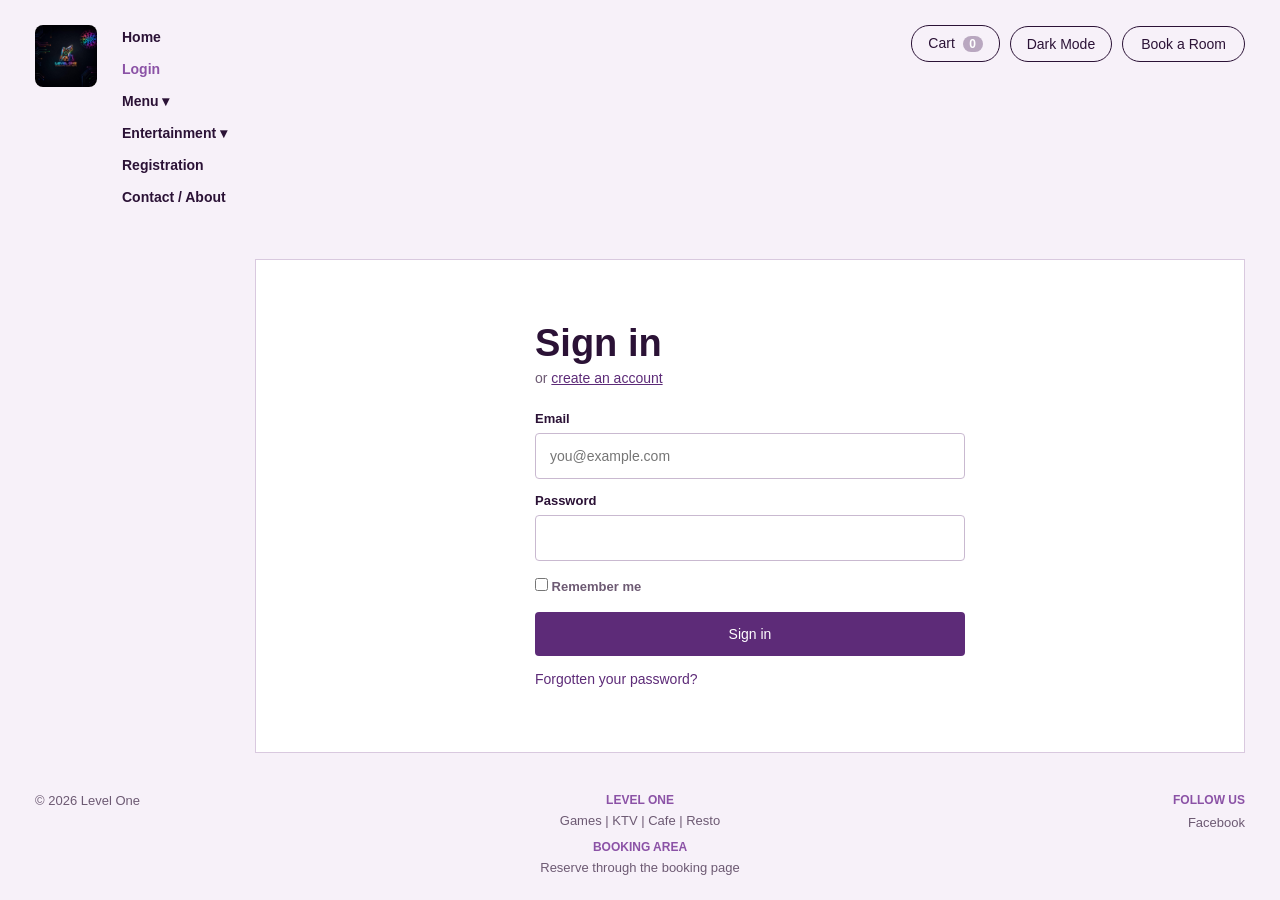
<file: CabutihanFinalsExam/CabutihanMidtermLabExam/login.html>
<!DOCTYPE html>
<html lang="en">
<head>
    <meta charset="UTF-8">
    <meta name="viewport" content="width=device-width, initial-scale=1.0">
    <title>Login - Level One</title>
    <link rel="stylesheet" href="style.css">
</head>
<body>
    <div class="page">

<header class="top">
    <div class="left-nav">
        <a href="index.html" class="logo" title="Home">
            <img src="images/logo.jpg" alt="Level One logo">
        </a>

        <nav class="main-nav" aria-label="Main navigation">
            <a href="index.html">Home</a>
            <a href="login.html" class="active">Login</a>

            <div class="dropdown">
                <button class="dropbtn" type="button">Menu <span>▾</span></button>
                <div class="dropdown-content">
                    <a href="foods.html">Foods</a>
                    <a href="drinks.html">Drinks</a>
                </div>
            </div>

            <div class="dropdown">
                <button class="dropbtn" type="button">Entertainment <span>▾</span></button>
                <div class="dropdown-content">
                    <a href="entertainment.html">KTV &amp; Games</a>
                    <a href="booking.html">Booking Area</a>
                </div>
            </div>

            <a href="registration.html">Registration</a>
            <a href="about.html">Contact / About</a>
        </nav>
    </div>

    <div class="top-right">
        <button type="button" id="cartBtn" class="cart-btn">Cart <span id="cartCount" class="cart-count zero">0</span></button>
        <button type="button" id="themeBtn" class="theme-btn">Dark Mode</button>
        <a href="booking.html" class="signin">Book a Room</a>
    </div>
</header>

<main class="content">

    <div class="login-box">
        <h1>Sign in</h1>
        <p class="create">or <a href="registration.html">create an account</a></p>

        <form action="index.html" method="get" novalidate data-validate="login">
            <label for="login-email">Email</label>
            <input id="login-email" type="email" name="email" autocomplete="email" placeholder="you@example.com">

            <label for="login-password">Password</label>
            <input id="login-password" type="password" name="password" autocomplete="current-password">

            <label class="remember">
                <input type="checkbox" name="remember">
                Remember me
            </label>

            <button type="submit" class="btn login-btn">Sign in</button>
            <a href="index.html" class="forgot">Forgotten your password?</a>
        </form>
    </div>
</main>

<footer class="bottom">
    <div class="bottom-left">
        <p class="copyright">© 2026 Level One</p>
    </div>

    <div class="bottom-middle">
        <h3>Level One</h3>
        <p>Games | KTV | Cafe | Resto</p>
        <h3 class="footer-heading">Booking Area</h3>
        <p><a href="booking.html">Reserve through the booking page</a></p>
    </div>

    <div class="bottom-right">
        <h3>Follow Us</h3>
        <div class="socials">
            <a href="https://www.facebook.com/profile.php?id=61591984691120" target="_blank" rel="noopener">Facebook</a>
        </div>
    </div>
</footer>

    </div>

    <div id="cartOverlay" class="cart-overlay"></div>

    <aside id="cartDrawer" class="cart-drawer" aria-label="Shopping cart">
        <div class="cart-header">
            <h2>Your Cart</h2>
            <button type="button" id="closeCartBtn" class="close-btn" aria-label="Close cart">&times;</button>
        </div>

        <ul id="cartItems" class="cart-items"></ul>

        <div class="cart-footer">
            <p class="cart-total">Total: <strong id="cartTotal">₱0.00</strong></p>
            <button type="button" id="checkoutBtn" class="btn">Checkout</button>
            <button type="button" id="clearCartBtn" class="btn secondary-btn">Clear Cart</button>
        </div>
    </aside>

    <script src="script.js"></script>
</body>
</html>
</file>
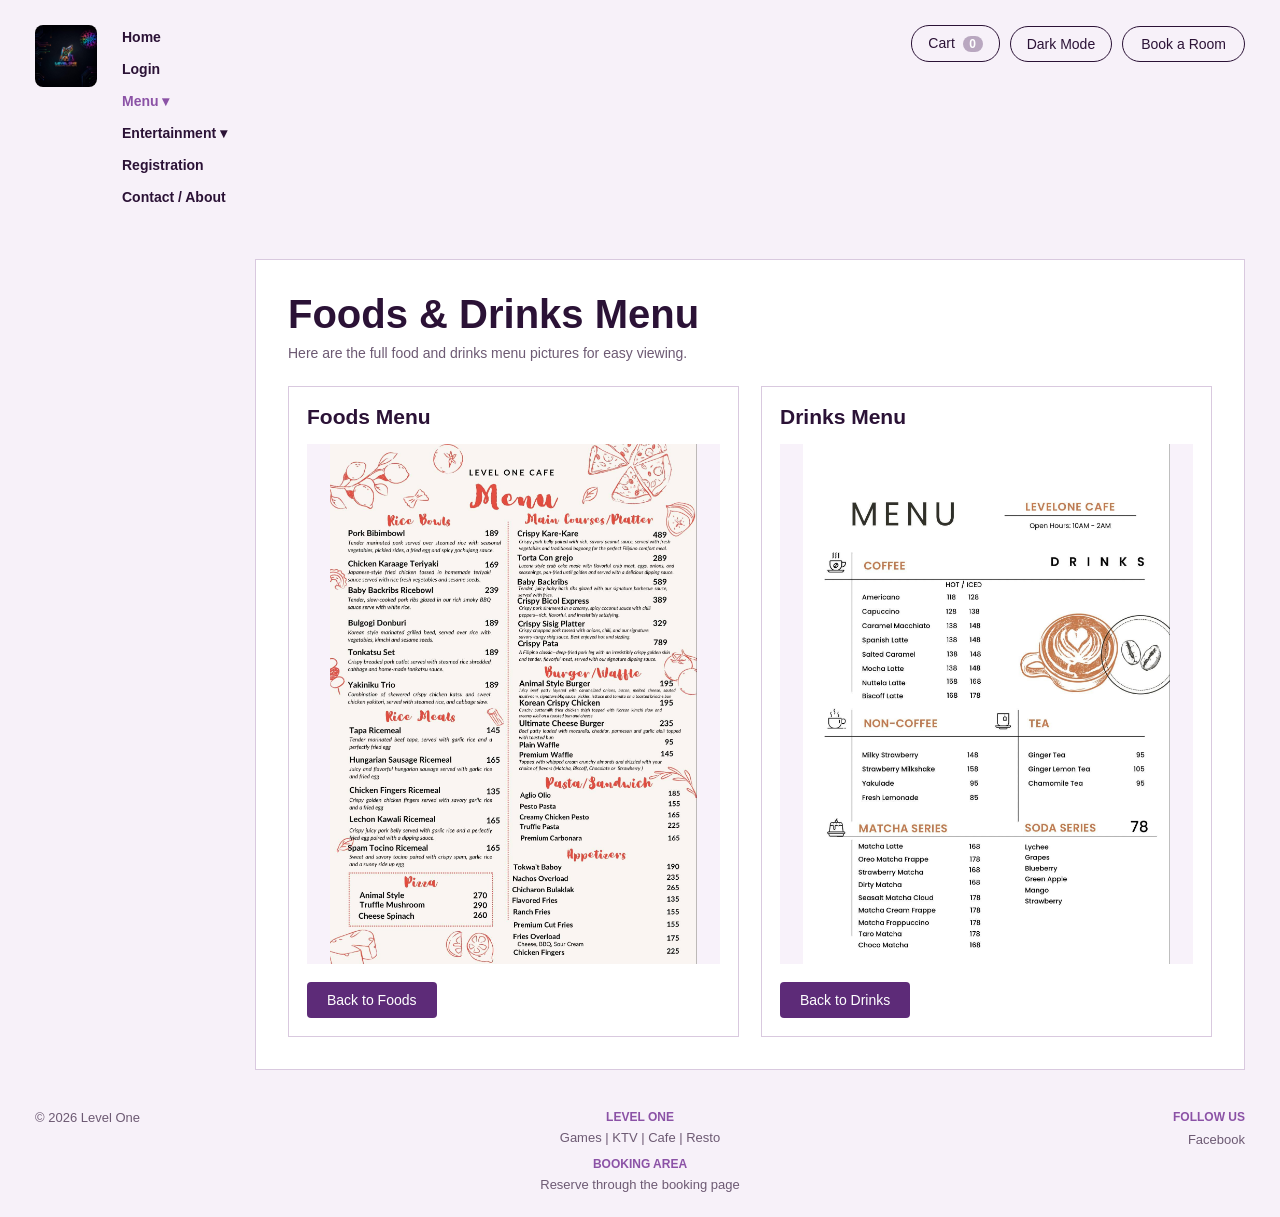
<file: CabutihanFinalsExam/CabutihanMidtermLabExam/menus.html>
<!DOCTYPE html>
<html lang="en">
<head>
    <meta charset="UTF-8">
    <meta name="viewport" content="width=device-width, initial-scale=1.0">
    <title>Foods & Drinks Menu - Level One</title>
    <link rel="stylesheet" href="style.css">
</head>
<body>
    <div class="page">

<header class="top">
    <div class="left-nav">
        <a href="index.html" class="logo" title="Home">
            <img src="images/logo.jpg" alt="Level One logo">
        </a>

        <nav class="main-nav" aria-label="Main navigation">
            <a href="index.html">Home</a>
            <a href="login.html">Login</a>

            <div class="dropdown">
                <button class="dropbtn active" type="button">Menu <span>▾</span></button>
                <div class="dropdown-content">
                    <a href="foods.html">Foods</a>
                    <a href="drinks.html">Drinks</a>
                </div>
            </div>

            <div class="dropdown">
                <button class="dropbtn" type="button">Entertainment <span>▾</span></button>
                <div class="dropdown-content">
                    <a href="entertainment.html">KTV &amp; Games</a>
                    <a href="booking.html">Booking Area</a>
                </div>
            </div>

            <a href="registration.html">Registration</a>
            <a href="about.html">Contact / About</a>
        </nav>
    </div>

    <div class="top-right">
        <button type="button" id="cartBtn" class="cart-btn">Cart <span id="cartCount" class="cart-count zero">0</span></button>
        <button type="button" id="themeBtn" class="theme-btn">Dark Mode</button>
        <a href="booking.html" class="signin">Book a Room</a>
    </div>
</header>

<main class="content">
    <h1>Foods &amp; Drinks Menu</h1>
    <p class="subtitle">Here are the full food and drinks menu pictures for easy viewing.</p>

    <section class="menu-preview">
        <div class="menu-preview-card">
            <h2>Foods Menu</h2>
            <img src="images/Foods Menu.jpg" alt="Level One Foods Menu">
            <a href="foods.html" class="btn">Back to Foods</a>
        </div>

        <div class="menu-preview-card">
            <h2>Drinks Menu</h2>
            <img src="images/Drinks Menu.jpg" alt="Level One Drinks Menu">
            <a href="drinks.html" class="btn">Back to Drinks</a>
        </div>
    </section>
</main>

<footer class="bottom">
    <div class="bottom-left">
        <p class="copyright">© 2026 Level One</p>
    </div>

    <div class="bottom-middle">
        <h3>Level One</h3>
        <p>Games | KTV | Cafe | Resto</p>
        <h3 class="footer-heading">Booking Area</h3>
        <p><a href="booking.html">Reserve through the booking page</a></p>
    </div>

    <div class="bottom-right">
        <h3>Follow Us</h3>
        <div class="socials">
            <a href="https://www.facebook.com/profile.php?id=61591984691120" target="_blank" rel="noopener">Facebook</a>
        </div>
    </div>
</footer>

    </div>

    <div id="cartOverlay" class="cart-overlay"></div>

    <aside id="cartDrawer" class="cart-drawer" aria-label="Shopping cart">
        <div class="cart-header">
            <h2>Your Cart</h2>
            <button type="button" id="closeCartBtn" class="close-btn" aria-label="Close cart">&times;</button>
        </div>

        <ul id="cartItems" class="cart-items"></ul>

        <div class="cart-footer">
            <p class="cart-total">Total: <strong id="cartTotal">₱0.00</strong></p>
            <button type="button" id="checkoutBtn" class="btn">Checkout</button>
            <button type="button" id="clearCartBtn" class="btn secondary-btn">Clear Cart</button>
        </div>
    </aside>

    <script src="script.js"></script>
</body>
</html>
</file>
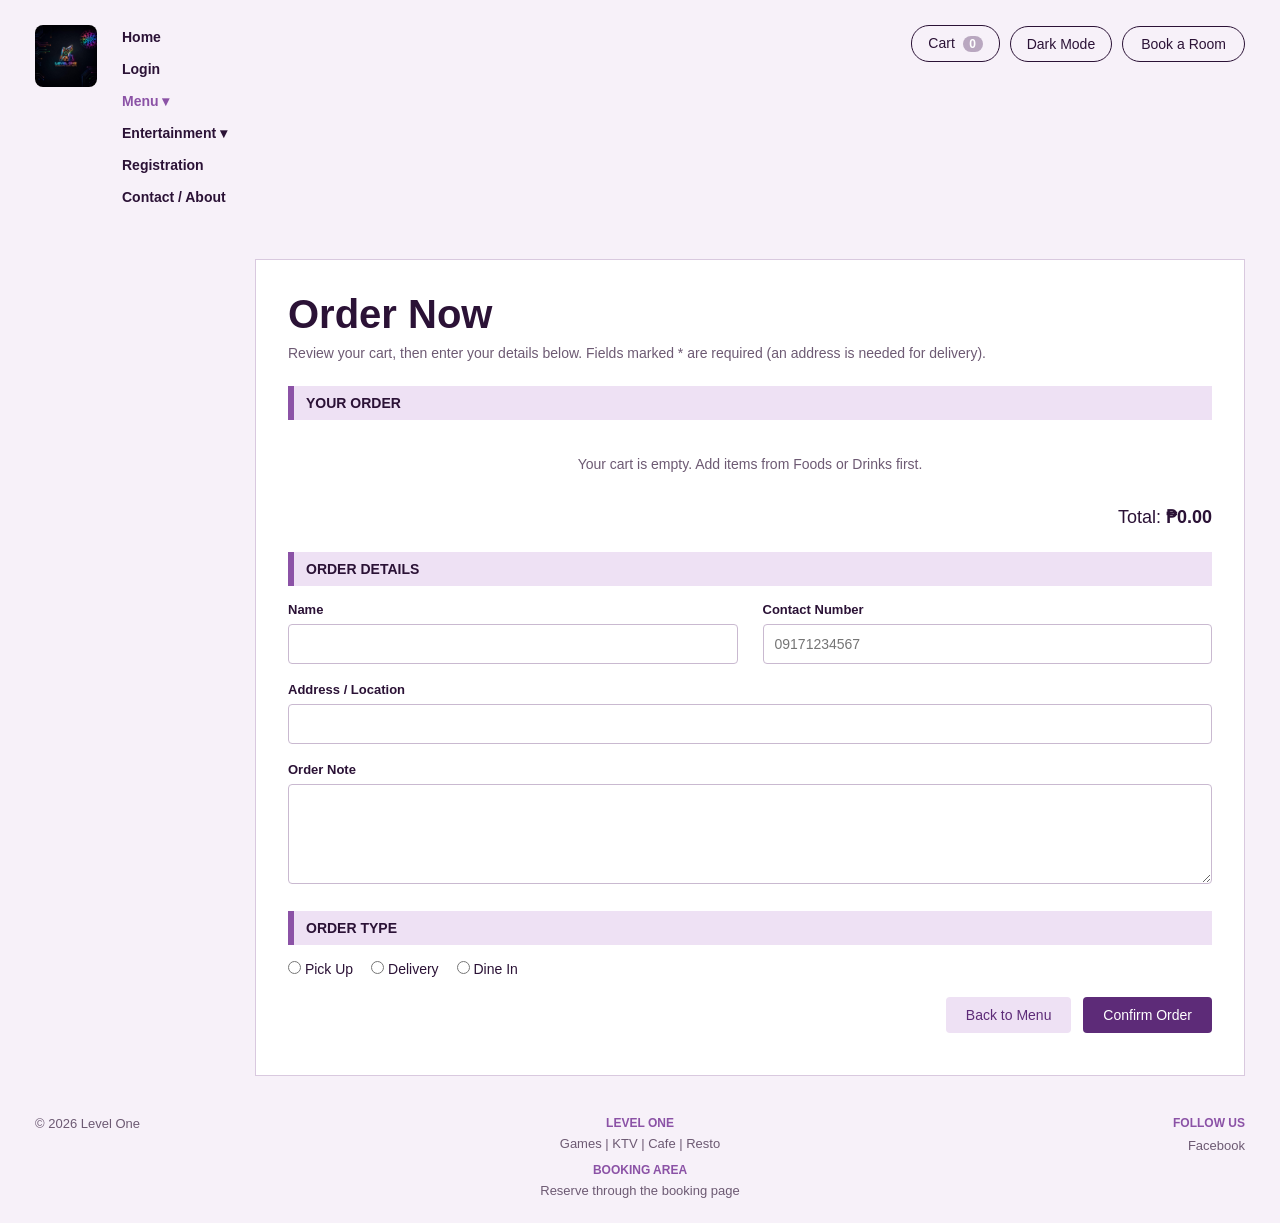
<file: CabutihanFinalsExam/CabutihanMidtermLabExam/order.html>
<!DOCTYPE html>
<html lang="en">
<head>
    <meta charset="UTF-8">
    <meta name="viewport" content="width=device-width, initial-scale=1.0">
    <title>Order Now - Level One</title>
    <link rel="stylesheet" href="style.css">
</head>
<body>
    <div class="page">

<header class="top">
    <div class="left-nav">
        <a href="index.html" class="logo" title="Home">
            <img src="images/logo.jpg" alt="Level One logo">
        </a>

        <nav class="main-nav" aria-label="Main navigation">
            <a href="index.html">Home</a>
            <a href="login.html">Login</a>

            <div class="dropdown">
                <button class="dropbtn active" type="button">Menu <span>▾</span></button>
                <div class="dropdown-content">
                    <a href="foods.html">Foods</a>
                    <a href="drinks.html">Drinks</a>
                </div>
            </div>

            <div class="dropdown">
                <button class="dropbtn" type="button">Entertainment <span>▾</span></button>
                <div class="dropdown-content">
                    <a href="entertainment.html">KTV &amp; Games</a>
                    <a href="booking.html">Booking Area</a>
                </div>
            </div>

            <a href="registration.html">Registration</a>
            <a href="about.html">Contact / About</a>
        </nav>
    </div>

    <div class="top-right">
        <button type="button" id="cartBtn" class="cart-btn">Cart <span id="cartCount" class="cart-count zero">0</span></button>
        <button type="button" id="themeBtn" class="theme-btn">Dark Mode</button>
        <a href="booking.html" class="signin">Book a Room</a>
    </div>
</header>

<main class="content">
    <h1>Order Now</h1>
    <p class="subtitle">Review your cart, then enter your details below. Fields marked * are required (an address is needed for delivery).</p>

    <form id="orderForm" action="index.html" method="get" class="order-form" novalidate data-validate="order">
        <div class="section-title">Your Order</div>

        <ul id="orderSummary" class="order-summary"></ul>
        <p class="cart-total">Total: <strong id="orderTotal">₱0.00</strong></p>

        <div class="section-title">Order Details</div>
        <div class="form-grid">
            <div class="field">
                <label for="customer-name">Name</label>
                <input id="customer-name" type="text" name="name" autocomplete="name">
            </div>

            <div class="field">
                <label for="phone">Contact Number</label>
                <input id="phone" type="tel" name="phone" inputmode="tel" autocomplete="tel" placeholder="09171234567">
            </div>

            <div class="field full">
                <label for="address">Address / Location</label>
                <input id="address" type="text" name="address" autocomplete="street-address">
            </div>

            <div class="field full">
                <label for="notes">Order Note</label>
                <textarea id="notes" name="notes"></textarea>
            </div>
        </div>

        <div class="section-title">Order Type</div>
        <div class="radio-row order-type">
            <label><input type="radio" name="order-type" value="pickup"> Pick Up</label>
            <label><input type="radio" name="order-type" value="delivery"> Delivery</label>
            <label><input type="radio" name="order-type" value="dine-in"> Dine In</label>
        </div>

        <div class="form-actions">
            <a href="foods.html" class="btn secondary-btn">Back to Menu</a>
            <button type="submit" class="btn">Confirm Order</button>
        </div>
        <p id="orderError" class="error" aria-live="polite"></p>
    </form>

    <div id="orderConfirmation" class="confirmation-box hidden"></div>
</main>

<footer class="bottom">
    <div class="bottom-left">
        <p class="copyright">© 2026 Level One</p>
    </div>

    <div class="bottom-middle">
        <h3>Level One</h3>
        <p>Games | KTV | Cafe | Resto</p>
        <h3 class="footer-heading">Booking Area</h3>
        <p><a href="booking.html">Reserve through the booking page</a></p>
    </div>

    <div class="bottom-right">
        <h3>Follow Us</h3>
        <div class="socials">
            <a href="https://www.facebook.com/profile.php?id=61591984691120" target="_blank" rel="noopener">Facebook</a>
        </div>
    </div>
</footer>

    </div>

    <div id="cartOverlay" class="cart-overlay"></div>

    <aside id="cartDrawer" class="cart-drawer" aria-label="Shopping cart">
        <div class="cart-header">
            <h2>Your Cart</h2>
            <button type="button" id="closeCartBtn" class="close-btn" aria-label="Close cart">&times;</button>
        </div>

        <ul id="cartItems" class="cart-items"></ul>

        <div class="cart-footer">
            <p class="cart-total">Total: <strong id="cartTotal">₱0.00</strong></p>
            <button type="button" id="checkoutBtn" class="btn">Checkout</button>
            <button type="button" id="clearCartBtn" class="btn secondary-btn">Clear Cart</button>
        </div>
    </aside>

    <script src="script.js"></script>
</body>
</html>
</file>
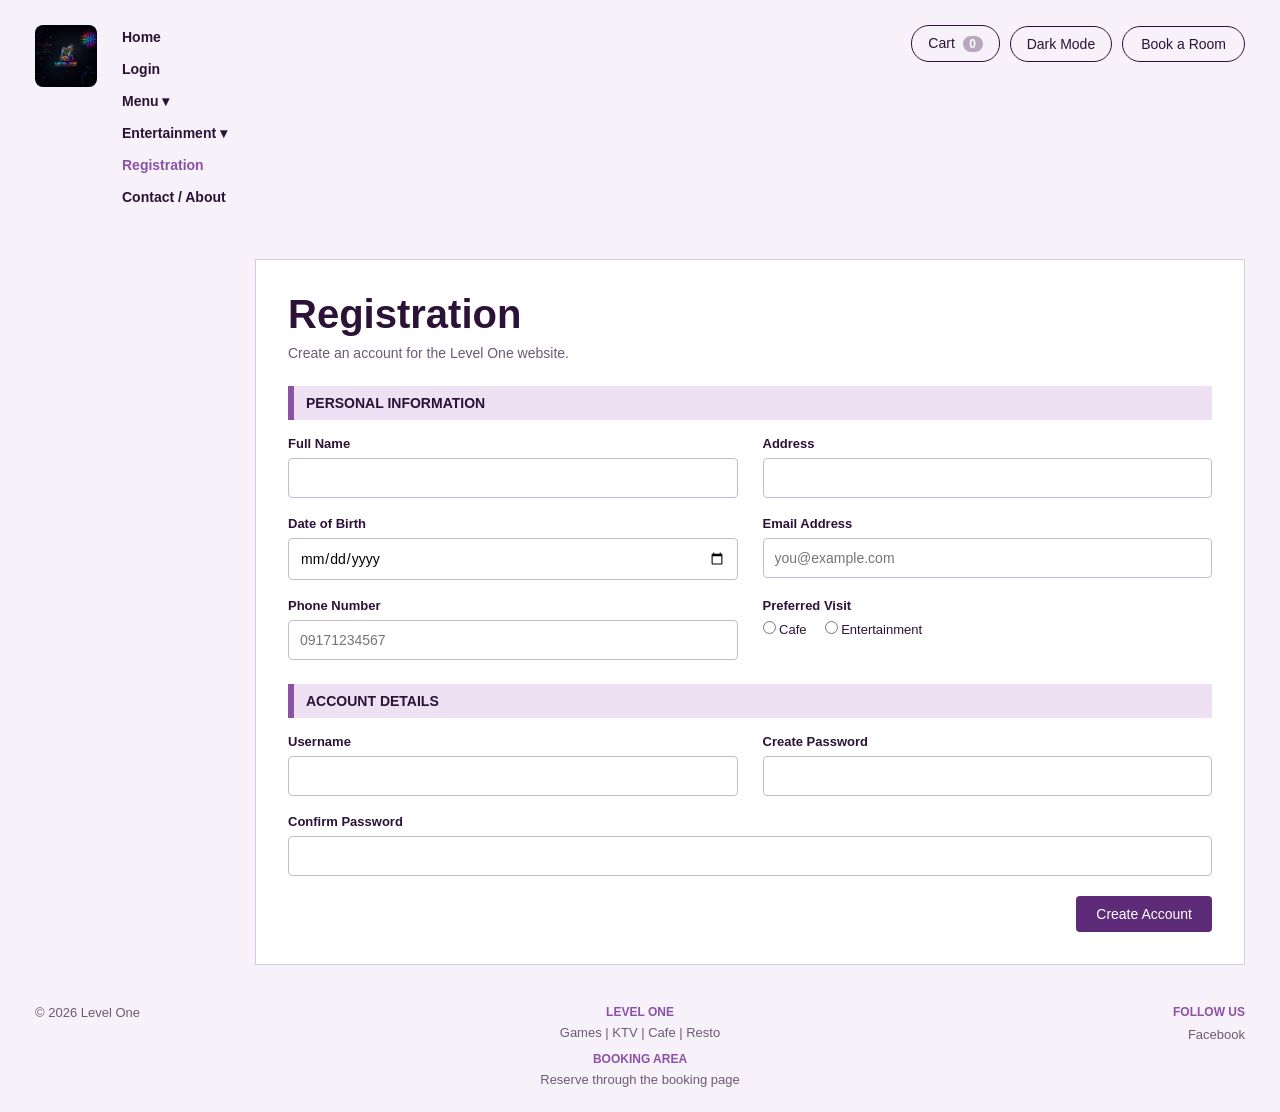
<file: CabutihanFinalsExam/CabutihanMidtermLabExam/registration.html>
<!DOCTYPE html>
<html lang="en">
<head>
    <meta charset="UTF-8">
    <meta name="viewport" content="width=device-width, initial-scale=1.0">
    <title>Registration - Level One</title>
    <link rel="stylesheet" href="style.css">
</head>
<body>
    <div class="page">

<header class="top">
    <div class="left-nav">
        <a href="index.html" class="logo" title="Home">
            <img src="images/logo.jpg" alt="Level One logo">
        </a>

        <nav class="main-nav" aria-label="Main navigation">
            <a href="index.html">Home</a>
            <a href="login.html">Login</a>

            <div class="dropdown">
                <button class="dropbtn" type="button">Menu <span>▾</span></button>
                <div class="dropdown-content">
                    <a href="foods.html">Foods</a>
                    <a href="drinks.html">Drinks</a>
                </div>
            </div>

            <div class="dropdown">
                <button class="dropbtn" type="button">Entertainment <span>▾</span></button>
                <div class="dropdown-content">
                    <a href="entertainment.html">KTV &amp; Games</a>
                    <a href="booking.html">Booking Area</a>
                </div>
            </div>

            <a href="registration.html" class="active">Registration</a>
            <a href="about.html">Contact / About</a>
        </nav>
    </div>

    <div class="top-right">
        <button type="button" id="cartBtn" class="cart-btn">Cart <span id="cartCount" class="cart-count zero">0</span></button>
        <button type="button" id="themeBtn" class="theme-btn">Dark Mode</button>
        <a href="booking.html" class="signin">Book a Room</a>
    </div>
</header>

<main class="content">
    <h1>Registration</h1>
    <p class="subtitle">Create an account for the Level One website.</p>

    <form action="index.html" method="get" novalidate data-validate="register">
        <div class="section-title">Personal Information</div>
        <div class="form-grid">
            <div class="field">
                <label for="fullname">Full Name</label>
                <input id="fullname" name="fullname" type="text" autocomplete="name">
            </div>

            <div class="field">
                <label for="address">Address</label>
                <input id="address" name="address" type="text" autocomplete="street-address">
            </div>

            <div class="field">
                <label for="birthdate">Date of Birth</label>
                <input id="birthdate" name="birthdate" type="date" autocomplete="bday">
            </div>

            <div class="field">
                <label for="reg-email">Email Address</label>
                <input id="reg-email" name="email" type="email" autocomplete="email" placeholder="you@example.com">
            </div>

            <div class="field">
                <label for="reg-phone">Phone Number</label>
                <input id="reg-phone" name="phone" type="tel" inputmode="tel" autocomplete="tel" placeholder="09171234567">
            </div>

            <div class="field">
                <label>Preferred Visit</label>
                <div class="radio-row">
                    <label><input type="radio" name="visit" value="cafe"> Cafe</label>
                    <label><input type="radio" name="visit" value="entertainment"> Entertainment</label>
                </div>
            </div>
        </div>

        <div class="section-title">Account Details</div>
        <div class="form-grid">
            <div class="field">
                <label for="username">Username</label>
                <input id="username" name="username" type="text" autocomplete="username">
            </div>

            <div class="field">
                <label for="password">Create Password</label>
                <input id="password" name="password" type="password" autocomplete="new-password">
            </div>

            <div class="field full">
                <label for="confirm">Confirm Password</label>
                <input id="confirm" name="confirm" type="password" autocomplete="new-password">
            </div>
        </div>

        <div class="form-actions">
            <button type="submit" class="btn">Create Account</button>
        </div>
    </form>
</main>

<footer class="bottom">
    <div class="bottom-left">
        <p class="copyright">© 2026 Level One</p>
    </div>

    <div class="bottom-middle">
        <h3>Level One</h3>
        <p>Games | KTV | Cafe | Resto</p>
        <h3 class="footer-heading">Booking Area</h3>
        <p><a href="booking.html">Reserve through the booking page</a></p>
    </div>

    <div class="bottom-right">
        <h3>Follow Us</h3>
        <div class="socials">
            <a href="https://www.facebook.com/profile.php?id=61591984691120" target="_blank" rel="noopener">Facebook</a>
        </div>
    </div>
</footer>

    </div>

    <div id="cartOverlay" class="cart-overlay"></div>

    <aside id="cartDrawer" class="cart-drawer" aria-label="Shopping cart">
        <div class="cart-header">
            <h2>Your Cart</h2>
            <button type="button" id="closeCartBtn" class="close-btn" aria-label="Close cart">&times;</button>
        </div>

        <ul id="cartItems" class="cart-items"></ul>

        <div class="cart-footer">
            <p class="cart-total">Total: <strong id="cartTotal">₱0.00</strong></p>
            <button type="button" id="checkoutBtn" class="btn">Checkout</button>
            <button type="button" id="clearCartBtn" class="btn secondary-btn">Clear Cart</button>
        </div>
    </aside>

    <script src="script.js"></script>
</body>
</html>
</file>
<file: CabutihanFinalsExam/CabutihanMidtermLabExam/style.css>
* {
    box-sizing: border-box;
    margin: 0;
    padding: 0;
}

body {
    min-height: 100vh;
    background: #f7f1f9;
    color: #2b1236;
    font: 14px Arial, Helvetica, sans-serif;
}

img {
    max-width: 100%;
}

.page {
    min-height: 100vh;
    display: grid;
    grid-template-columns: 185px 1fr;
    grid-template-rows: auto 1fr auto;
    gap: 25px 35px;
    padding: 25px 35px;
}

.top {
    grid-column: 1 / -1;
    display: flex;
    justify-content: space-between;
    align-items: flex-start;
    gap: 25px;
}

.left-nav {
    display: flex;
    gap: 25px;
}

.logo {
    width: 62px;
    height: 62px;
    overflow: hidden;
    border-radius: 8px;
    background: #fff;
}

.logo img {
    width: 100%;
    height: 100%;
    object-fit: cover;
}

.main-nav {
    display: flex;
    flex-direction: column;
    gap: 8px;
}

.main-nav a,
.dropbtn {
    padding: 4px 0;
    color: #2b1236;
    background: none;
    border: 0;
    font: 600 14px Arial;
    text-decoration: none;
    cursor: pointer;
}

.main-nav a:hover,
.main-nav a.active,
.dropbtn:hover,
.dropbtn.active {
    color: #8b52a6;
}

.dropdown {
    position: relative;
}

.dropdown-content {
    display: none;
    position: absolute;
    top: 0;
    left: 90px;
    z-index: 10;
    min-width: 150px;
    background: #fff;
    border: 1px solid #d9c9df;
}

.dropdown-content a {
    display: block;
    padding: 10px 12px;
    color: #2b1236;
}

.dropdown-content a:hover {
    background: #eee1f4;
    color: #5d2b78;
}

.dropdown:hover .dropdown-content,
.dropdown:focus-within .dropdown-content {
    display: block;
}

.signin {
    padding: 9px 18px;
    color: #2b1236;
    border: 1px solid #2b1236;
    border-radius: 18px;
    text-decoration: none;
}

.signin:hover {
    color: #fff;
    background: #2b1236;
}

.home-page {
    color: #fff;
    background: linear-gradient(#230a45ad, #230a45b8),
        url("images/backgroundpicture.jpg") center / cover fixed no-repeat;
}

.home-page .main-nav a,
.home-page .dropbtn,
.home-page .signin {
    color: #fff;
}

.home-page .main-nav a:hover,
.home-page .main-nav a.active,
.home-page .dropbtn:hover,
.home-page .dropbtn.active {
    color: #e8c9f5;
}

.home-page .signin {
    border-color: #fff;
}

.home-page .signin:hover {
    color: #2b1236;
    background: #fff;
}

.middle {
    grid-column: 1 / -1;
    min-height: 55vh;
    display: flex;
    justify-content: center;
    align-items: center;
    text-align: center;
}

.hero {
    max-width: 760px;
    padding: 40px 20px;
}

.eyebrow {
    margin-bottom: 15px;
    color: #e8c9f5;
    font-size: 13px;
    font-weight: bold;
    letter-spacing: 2px;
}

.hero h1 {
    margin-bottom: 18px;
    font-size: clamp(44px, 7vw, 82px);
    line-height: 1;
}

.hero-text {
    max-width: 600px;
    margin: 0 auto 25px;
    color: #f5eaf8;
    font-size: 18px;
    line-height: 1.6;
}

.hero-buttons {
    display: flex;
    justify-content: center;
    gap: 12px;
    flex-wrap: wrap;
}

.shortcut {
    display: inline-block;
    padding: 12px 20px;
    color: #2b1236;
    background: #c27ce5;
    border-radius: 4px;
    font-weight: bold;
    text-decoration: none;
}

.shortcut:hover {
    background: #fff;
}

.secondary-shortcut {
    color: #fff;
    background: transparent;
    border: 1px solid #fff;
}

.bottom {
    grid-column: 1 / -1;
    display: grid;
    grid-template-columns: 1fr 1fr 1fr;
    gap: 25px;
    padding-top: 15px;
}

.bottom-left {
    text-align: left;
}

.bottom-middle {
    text-align: center;
}

.bottom-right {
    text-align: right;
}

.bottom h3 {
    margin-bottom: 6px;
    color: #8b52a6;
    font-size: 12px;
    text-transform: uppercase;
}

.bottom p,
.bottom a,
.copyright {
    color: #6d5a73;
    font-size: 13px;
}

.home-page .bottom h3 {
    color: #e8c9f5;
}

.home-page .bottom p,
.home-page .bottom a,
.home-page .copyright {
    color: #f5eaf8;
}

.footer-heading {
    margin-top: 12px;
}

.bottom a {
    text-decoration: none;
}

.bottom a:hover {
    text-decoration: underline;
}

.socials {
    display: flex;
    justify-content: flex-end;
    gap: 12px;
    margin-top: 8px;
}

.content {
    grid-column: 2;
    width: min(1050px, 100%);
    margin: 25px auto 0;
    padding: 32px;
    background: #fff;
    border: 1px solid #d9c9df;
}

.narrow-content {
    max-width: 760px;
}

.content h1 {
    margin-bottom: 8px;
    font-size: 40px;
}

.subtitle {
    margin-bottom: 25px;
    color: #6d5a73;
}

.section-title {
    margin: 24px 0 16px;
    padding: 9px 12px;
    background: #eee1f4;
    border-left: 6px solid #8b52a6;
    font-size: 14px;
    font-weight: bold;
    text-transform: uppercase;
}

.cards {
    display: grid;
    grid-template-columns: repeat(3, 1fr);
    gap: 18px;
}

.card {
    padding: 16px;
    background: #fff;
    border: 1px solid #d9c9df;
}

.card h3 {
    margin-bottom: 8px;
}

.card p {
    margin-bottom: 14px;
    color: #6d5a73;
    font-size: 14px;
    line-height: 1.5;
}

.product-img {
    display: block;
    width: 100%;
    height: 210px;
    margin-bottom: 14px;
    object-fit: cover;
}

.small-btn {
    padding: 8px 15px;
    font-size: 13px;
}

.featured-menu {
    display: grid;
    grid-template-columns: 1.2fr 1fr;
    gap: 22px;
    align-items: center;
    margin-bottom: 24px;
    padding: 18px;
    background: #fff;
    border: 1px solid #d9c9df;
}

.menu-image-link {
    display: block;
}

.menu-image-link img {
    display: block;
    width: 100%;
    height: 330px;
    object-fit: cover;
}

.featured-menu-text h2 {
    margin-bottom: 10px;
}

.featured-menu-text p {
    margin-bottom: 16px;
    color: #6d5a73;
    line-height: 1.6;
}

.menu-preview {
    display: grid;
    grid-template-columns: 1fr 1fr;
    gap: 22px;
}

.menu-preview-card {
    padding: 18px;
    border: 1px solid #d9c9df;
}

.menu-preview-card h2 {
    margin-bottom: 15px;
}

.menu-preview-card img {
    display: block;
    width: 100%;
    height: 520px;
    margin-bottom: 18px;
    object-fit: contain;
    background: #f8f2fa;
}

.btn {
    display: inline-block;
    padding: 10px 20px;
    color: #fff;
    background: #5d2b78;
    border: 0;
    border-radius: 4px;
    font-size: 14px;
    text-decoration: none;
    cursor: pointer;
}

.btn:hover {
    background: #8b52a6;
}

.secondary-btn {
    margin-right: 8px;
    color: #5d2b78;
    background: #eee1f4;
}

.secondary-btn:hover {
    color: #fff;
}

.form-grid {
    display: grid;
    grid-template-columns: 1fr 1fr;
    gap: 18px 25px;
}

.field label,
.login-box > form > label {
    display: block;
    margin-bottom: 7px;
    font-size: 13px;
    font-weight: bold;
}

input,
select,
textarea {
    width: 100%;
    padding: 11px;
    background: #fff;
    border: 1px solid #c9b9d0;
    border-radius: 4px;
    font: inherit;
}

textarea {
    min-height: 100px;
    resize: vertical;
}

input:focus,
select:focus,
textarea:focus {
    outline: 2px solid #c27ce5;
    outline-offset: 1px;
}

.radio-row {
    display: flex;
    gap: 18px;
    flex-wrap: wrap;
    margin-top: 8px;
}

.radio-row label {
    font-weight: normal;
}

.radio-row input,
.remember input {
    width: auto;
}

.full {
    grid-column: 1 / -1;
}

.form-actions {
    margin-top: 20px;
    text-align: right;
}

.order-type {
    margin-bottom: 10px;
}

.login-box {
    width: min(430px, 100%);
    margin: 30px auto;
}

.login-box h1 {
    margin-bottom: 5px;
    font-size: 38px;
}

.create {
    margin-bottom: 25px;
    color: #6d5a73;
}

.create a,
.forgot,
.contact-details a,
.social-line a {
    color: #5d2b78;
}

.login-box input {
    margin-bottom: 14px;
    padding: 14px;
}

.remember {
    display: flex;
    align-items: center;
    gap: 8px;
    margin: 3px 0 18px;
    color: #6d5a73;
    font-size: 14px;
}

.login-btn {
    width: 100%;
    padding: 14px;
}

.forgot {
    display: block;
    margin-top: 15px;
    font-size: 14px;
    text-decoration: none;
}

.story-text,
.contact-details {
    color: #6d5a73;
    line-height: 1.7;
}

table {
    width: 100%;
    margin-top: 10px;
    border-collapse: collapse;
}

th,
td {
    padding: 12px;
    border: 1px solid #d9c9df;
    text-align: left;
}

th {
    background: #eee1f4;
}

.highlight {
    color: #5d2b78;
    font-weight: bold;
}

.social-line {
    margin-top: 14px;
}

.grocery-box {
    display: grid;
    grid-template-columns: 1fr 1fr;
    gap: 22px;
    align-items: center;
    padding: 18px;
    border: 1px solid #d9c9df;
}

.grocery-box img {
    width: 100%;
    height: 270px;
    object-fit: cover;
}

.grocery-box h2 {
    margin-bottom: 10px;
}

.grocery-box p + p {
    margin-top: 12px;
}

.entertainment-hero {
    display: grid;
    grid-template-columns: 1.2fr 1fr;
    gap: 22px;
    align-items: center;
}

.entertainment-hero img {
    width: 100%;
    height: 320px;
    object-fit: cover;
}

.top-gap {
    margin-top: 18px;
}

.booking-box {
    padding: 24px;
    background: #eee1f4;
    border: 1px solid #d9c9df;
}

.booking-box h2 {
    margin-bottom: 10px;
}

.booking-box p {
    margin-bottom: 18px;
    color: #6d5a73;
    line-height: 1.6;
}

.confirmation-box {
    padding: 35px;
    text-align: center;
}

.confirmation-icon {
    width: 55px;
    height: 55px;
    display: flex;
    align-items: center;
    justify-content: center;
    margin: 0 auto 15px;
    color: #fff;
    background: #5d2b78;
    border-radius: 50%;
    font-size: 30px;
}

.top-right {
    display: flex;
    align-items: center;
    gap: 10px;
    flex-wrap: wrap;
}

.cart-btn,
.theme-btn {
    padding: 9px 16px;
    color: #2b1236;
    background: none;
    border: 1px solid #2b1236;
    border-radius: 18px;
    font: 14px Arial, Helvetica, sans-serif;
    cursor: pointer;
    transition: background 0.2s, color 0.2s;
}

.cart-btn:hover,
.theme-btn:hover {
    color: #fff;
    background: #2b1236;
}

.home-page .cart-btn,
.home-page .theme-btn {
    color: #fff;
    border-color: #fff;
}

.home-page .cart-btn:hover,
.home-page .theme-btn:hover {
    color: #2b1236;
    background: #fff;
}

.cart-count {
    display: inline-block;
    min-width: 20px;
    margin-left: 4px;
    padding: 1px 6px;
    color: #fff;
    background: #8b52a6;
    border-radius: 10px;
    font-size: 12px;
    font-weight: bold;
    text-align: center;
}

.cart-count.zero {
    background: #b9a7c0;
}

.cart-count.bump {
    animation: bump 0.3s ease;
}

.price {
    color: #5d2b78;
    font-size: 18px;
    font-weight: bold;
}

.card .price {
    color: #5d2b78;
    font-size: 18px;
}

.drink-type {
    margin-bottom: 12px;
    padding: 8px;
}

.add-btn {
    transition: background 0.2s, transform 0.2s;
}

.add-btn:active {
    transform: scale(0.95);
}

.add-btn.added {
    background: #2e8b57;
    animation: pop 0.4s ease;
}

.product-card {
    transition: box-shadow 0.25s, translate 0.25s;
}

.product-card:hover {
    translate: 0 -6px;
    box-shadow: 0 10px 22px rgba(93, 43, 120, 0.25);
}

.product-img {
    transition: filter 0.25s;
}

.product-card:hover .product-img {
    filter: brightness(1.08);
}

.cart-overlay {
    position: fixed;
    inset: 0;
    z-index: 40;
    background: rgba(0, 0, 0, 0.5);
    opacity: 0;
    visibility: hidden;
    transition: opacity 0.3s, visibility 0.3s;
}

.cart-overlay.show {
    opacity: 1;
    visibility: visible;
}

.cart-drawer {
    position: fixed;
    top: 0;
    right: 0;
    z-index: 50;
    width: min(400px, 100%);
    height: 100%;
    display: flex;
    flex-direction: column;
    background: #fff;
    color: #2b1236;
    border-left: 1px solid #d9c9df;
    transform: translateX(100%);
    visibility: hidden;
    transition: transform 0.35s ease, visibility 0.35s;
}

.cart-drawer.open {
    transform: translateX(0);
    visibility: visible;
}

.cart-header {
    display: flex;
    justify-content: space-between;
    align-items: center;
    padding: 18px 20px;
    border-bottom: 1px solid #d9c9df;
}

.close-btn {
    color: inherit;
    background: none;
    border: 0;
    font-size: 30px;
    line-height: 1;
    cursor: pointer;
}

.cart-items {
    flex: 1;
    overflow-y: auto;
    padding: 10px 20px;
    list-style: none;
}

.cart-item {
    display: grid;
    grid-template-columns: 52px 1fr auto auto auto;
    gap: 6px 8px;
    align-items: center;
    padding: 12px 0;
    border-bottom: 1px solid #eee1f4;
}

.cart-img {
    width: 52px;
    height: 52px;
    border-radius: 4px;
    object-fit: cover;
}

.cart-info strong,
.cart-info .meta {
    display: block;
}

.cart-info .meta {
    margin-top: 3px;
    color: #6d5a73;
    font-size: 12px;
}

.qty-btn {
    width: 26px;
    height: 26px;
    color: #5d2b78;
    background: #eee1f4;
    border: 0;
    border-radius: 4px;
    font-size: 16px;
    cursor: pointer;
}

.qty-btn:hover {
    color: #fff;
    background: #8b52a6;
}

.qty {
    min-width: 18px;
    text-align: center;
    font-weight: bold;
}

.line-total {
    grid-column: 2 / 5;
    font-weight: bold;
}

.remove-btn,
.delete-btn {
    color: #b3261e;
    background: none;
    border: 0;
    font-size: 13px;
    text-decoration: underline;
    cursor: pointer;
}

.remove-btn {
    justify-self: end;
}

.empty {
    padding: 20px 0;
    color: #6d5a73;
    text-align: center;
}

.cart-footer {
    padding: 18px 20px;
    border-top: 1px solid #d9c9df;
}

.cart-total {
    margin-bottom: 12px;
    font-size: 18px;
}

.cart-footer .btn {
    margin-right: 6px;
}

.order-summary {
    list-style: none;
}

.summary-item {
    display: flex;
    justify-content: space-between;
    padding: 10px 0;
    border-bottom: 1px solid #eee1f4;
}

.order-form .cart-total {
    margin-top: 14px;
    text-align: right;
}

.error {
    margin-top: 10px;
    color: #b3261e;
    font-weight: bold;
}

.hidden {
    display: none;
}

.confirmation-box h2 {
    margin-bottom: 10px;
}

.confirmation-box p {
    margin-bottom: 20px;
    color: #6d5a73;
}

@keyframes fadeUp {
    from {
        opacity: 0;
        transform: translateY(30px);
    }

    to {
        opacity: 1;
        transform: none;
    }
}

@keyframes fadeIn {
    from {
        opacity: 0;
    }

    to {
        opacity: 1;
    }
}

@keyframes pop {
    0% {
        transform: scale(1);
    }

    50% {
        transform: scale(1.12);
    }

    100% {
        transform: scale(1);
    }
}

@keyframes bump {
    0% {
        transform: scale(1);
    }

    50% {
        transform: scale(1.5);
    }

    100% {
        transform: scale(1);
    }
}

.hero {
    animation: fadeUp 0.9s ease;
}

.content {
    animation: fadeIn 0.6s ease;
}

.reveal {
    opacity: 0;
}

.reveal.show {
    animation: fadeUp 0.6s ease both;
}

.dropdown:hover .dropdown-content,
.dropdown:focus-within .dropdown-content {
    animation: fadeIn 0.25s ease;
}

.shortcut,
.btn {
    transition: background 0.2s, color 0.2s, transform 0.2s;
}

.shortcut:hover,
.btn:hover {
    transform: translateY(-2px);
}

body,
.content,
.card,
.featured-menu,
.menu-preview-card,
.dropdown-content,
.cart-drawer,
input,
select,
textarea {
    transition: background 0.3s, color 0.3s, border-color 0.3s;
}

body.dark {
    background: #17101c;
    color: #f1e6f5;
}

body.home-page.dark {
    background: linear-gradient(#0a0414e0, #0a0414eb),
        url("images/backgroundpicture.jpg") center / cover fixed no-repeat;
}

body.dark .main-nav a,
body.dark .dropbtn,
body.dark .signin,
body.dark .cart-btn,
body.dark .theme-btn {
    color: #f1e6f5;
}

body.dark .signin,
body.dark .cart-btn,
body.dark .theme-btn {
    border-color: #f1e6f5;
}

body.dark .main-nav a:hover,
body.dark .main-nav a.active,
body.dark .dropbtn:hover,
body.dark .dropbtn.active {
    color: #d9a8ee;
}

body.dark .signin:hover,
body.dark .cart-btn:hover,
body.dark .theme-btn:hover {
    color: #17101c;
    background: #f1e6f5;
}

body.dark .content,
body.dark .card,
body.dark .featured-menu,
body.dark .menu-preview-card,
body.dark .grocery-box,
body.dark .dropdown-content,
body.dark .cart-drawer {
    background: #241a2b;
    color: #f1e6f5;
    border-color: #4a3856;
}

body.dark .menu-preview-card img {
    background: #1b1321;
}

body.dark .dropdown-content a {
    color: #f1e6f5;
}

body.dark .dropdown-content a:hover {
    background: #3a2a46;
    color: #fff;
}

body.dark .subtitle,
body.dark .card p,
body.dark .featured-menu-text p,
body.dark .story-text,
body.dark .contact-details,
body.dark .create,
body.dark .remember,
body.dark .booking-box p,
body.dark .cart-info .meta,
body.dark .empty,
body.dark .confirmation-box p,
body.dark .bottom p,
body.dark .bottom a,
body.dark .copyright {
    color: #c9b8d1;
}

body.dark .bottom h3 {
    color: #d9a8ee;
}

body.dark .section-title,
body.dark th,
body.dark .booking-box {
    background: #35263f;
    color: #f1e6f5;
}

body.dark .booking-box,
body.dark th,
body.dark td {
    border-color: #4a3856;
}

body.dark input,
body.dark select,
body.dark textarea {
    background: #17101c;
    color: #f1e6f5;
    border-color: #5b4768;
}

body.dark .highlight,
body.dark .price,
body.dark .card .price,
body.dark .create a,
body.dark .forgot,
body.dark .contact-details a,
body.dark .social-line a {
    color: #d9a8ee;
}

body.dark .btn {
    color: #fff;
    background: #7d44a0;
}

body.dark .btn:hover {
    background: #9a5cc0;
}

body.dark .secondary-btn {
    color: #f1e6f5;
    background: #3a2a46;
}

body.dark .add-btn.added {
    background: #2e8b57;
}

body.dark .cart-header,
body.dark .cart-footer,
body.dark .cart-item,
body.dark .summary-item {
    border-color: #4a3856;
}

body.dark .qty-btn {
    color: #f1e6f5;
    background: #3a2a46;
}

body.dark .remove-btn,
body.dark .delete-btn,
body.dark .error {
    color: #ff8a80;
}

body.dark .product-card:hover {
    box-shadow: 0 10px 22px rgba(0, 0, 0, 0.6);
}

@media (prefers-reduced-motion: reduce) {
    * {
        animation: none !important;
        transition: none !important;
    }

    .reveal {
        opacity: 1;
    }
}

.req {
    color: #b3261e;
    font-weight: bold;
}

.field-error {
    margin-top: 6px;
    color: #b3261e;
    font-size: 13px;
    font-weight: bold;
    line-height: 1.4;
}

.login-box .field-error {
    margin: -8px 0 12px;
}

input.invalid,
select.invalid,
textarea.invalid {
    background: #fff6f5;
    border-color: #b3261e;
}

input.invalid:focus,
textarea.invalid:focus {
    outline-color: #b3261e;
}

.radio-row.invalid {
    padding: 6px 10px;
    border: 1px solid #b3261e;
    border-radius: 4px;
}

.form-summary {
    margin: 16px 0 10px;
    padding: 10px 14px;
    color: #8a1c14;
    background: #fdecea;
    border-left: 5px solid #b3261e;
    font-weight: bold;
}

.form-actions .form-summary {
    text-align: left;
}

.btn:disabled {
    opacity: 0.45;
    cursor: not-allowed;
    transform: none;
}

.btn:disabled:hover {
    background: #5d2b78;
    transform: none;
}

.secondary-btn:disabled:hover {
    background: #eee1f4;
    color: #5d2b78;
}

body.dark input.invalid,
body.dark select.invalid,
body.dark textarea.invalid {
    background: #2a1517;
    border-color: #ff8a80;
}

body.dark .field-error,
body.dark .req {
    color: #ff8a80;
}

body.dark .radio-row.invalid {
    border-color: #ff8a80;
}

body.dark .form-summary {
    color: #ffd7d3;
    background: #3a1a1c;
    border-left-color: #ff8a80;
}

body.dark .btn:disabled:hover {
    background: #7d44a0;
}

body.dark .secondary-btn:disabled:hover {
    background: #3a2a46;
    color: #f1e6f5;
}

.map-wrap {
    position: relative;
    width: 100%;
    height: clamp(300px, 52vw, 520px);
    overflow: hidden;
    background: #eee1f4;
    border: 1px solid #d9c9df;
    border-radius: 6px;
}

.map-wrap iframe {
    position: absolute;
    inset: 0;
    width: 100%;
    height: 100%;
    border: 0;
}

body.dark .map-wrap {
    background: #35263f;
    border-color: #4a3856;
}

.dropdown.open .dropdown-content {
    display: block;
}

table {
    display: block;
    overflow-x: auto;
}

@media (min-width: 1400px) {
    .content {
        width: min(1200px, 100%);
    }
}

@media (max-width: 1024px) {
    .page {
        grid-template-columns: 1fr;
        gap: 20px;
        padding: 20px 24px;
    }

    .content {
        grid-column: 1;
        margin-top: 5px;
        padding: 26px;
    }

    .top {
        flex-wrap: wrap;
        align-items: center;
    }

    .left-nav {
        flex-wrap: wrap;
        align-items: center;
        gap: 16px;
    }

    .main-nav {
        flex-direction: row;
        flex-wrap: wrap;
        gap: 6px 22px;
    }

    .dropdown-content {
        top: 100%;
        left: 0;
    }

    .cards {
        grid-template-columns: repeat(2, 1fr);
    }

    .content h1 {
        font-size: clamp(30px, 5vw, 40px);
    }

    .menu-preview-card img {
        height: 420px;
    }
}

@media (max-width: 850px) {
    .featured-menu,
    .grocery-box,
    .entertainment-hero,
    .menu-preview {
        grid-template-columns: 1fr;
    }

    .menu-image-link img {
        height: 260px;
    }

    .menu-preview-card img {
        height: auto;
        max-height: 520px;
    }
}

@media (max-width: 560px) {
    .page {
        gap: 16px;
        padding: 14px;
    }

    .top,
    .left-nav {
        flex-direction: column;
        align-items: flex-start;
    }

    .left-nav,
    .main-nav,
    .top-right {
        width: 100%;
    }

    .main-nav {
        gap: 4px 18px;
    }

    .top-right {
        gap: 8px;
    }

    .cart-btn,
    .theme-btn,
    .signin {
        padding: 9px 14px;
    }

    .content {
        padding: 18px;
    }

    .content h1 {
        font-size: 28px;
    }

    .hero {
        padding: 24px 6px;
    }

    .hero-text {
        font-size: 16px;
    }

    .cards,
    .form-grid {
        grid-template-columns: 1fr;
    }

    .full {
        grid-column: auto;
    }

    .product-img {
        height: 190px;
    }

    .entertainment-hero img,
    .grocery-box img {
        height: 210px;
    }

    input,
    select,
    textarea {
        min-height: 44px;
        font-size: 16px;
    }

    .radio-row input,
    .remember input {
        min-height: 0;
    }

    .form-actions .btn {
        display: block;
        width: 100%;
        margin: 0 0 10px;
        text-align: center;
    }

    .form-actions {
        text-align: left;
    }

    .booking-box {
        padding: 18px;
    }

    .map-wrap {
        height: 320px;
    }

    th,
    td {
        padding: 8px;
        font-size: 13px;
    }

    .bottom {
        grid-template-columns: 1fr;
        text-align: center;
    }

    .bottom-left,
    .bottom-middle,
    .bottom-right {
        text-align: center;
    }

    .socials {
        justify-content: center;
    }

    .cart-footer .btn {
        margin-bottom: 6px;
    }
}
</file>
